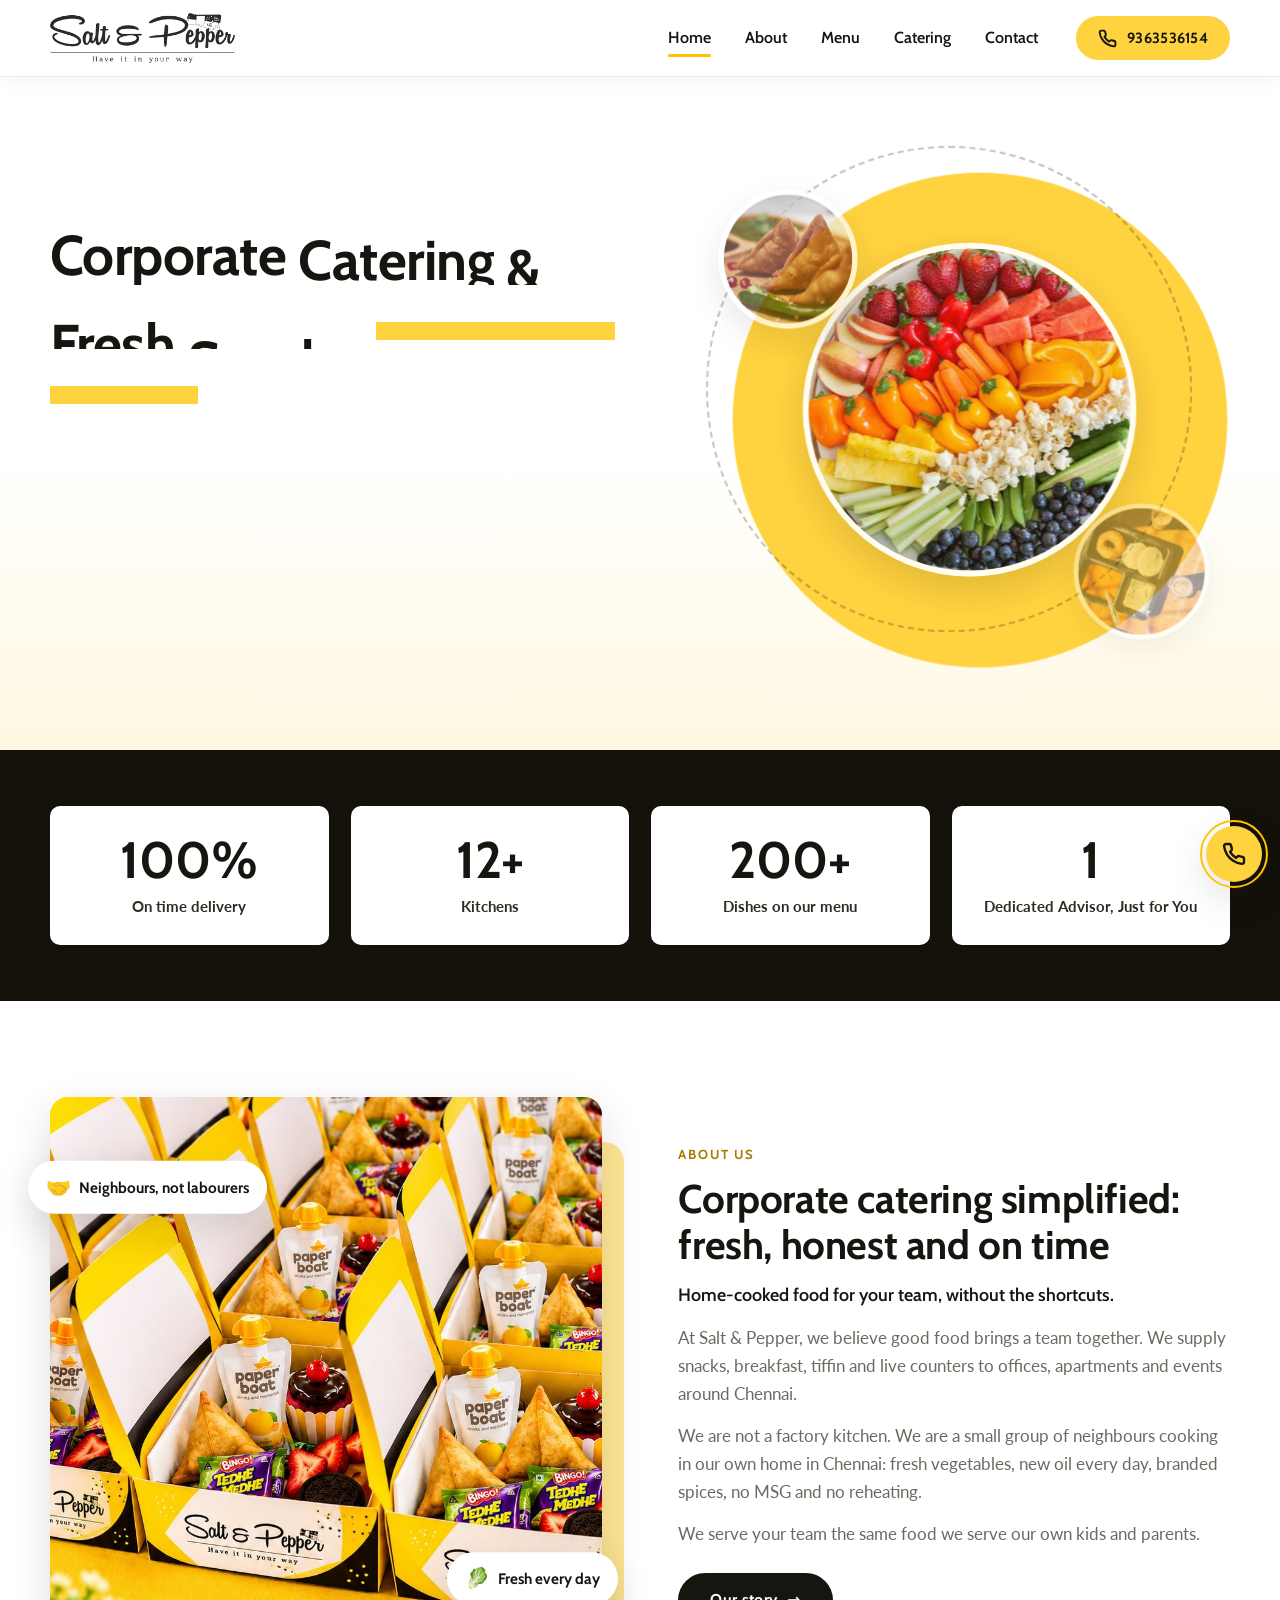
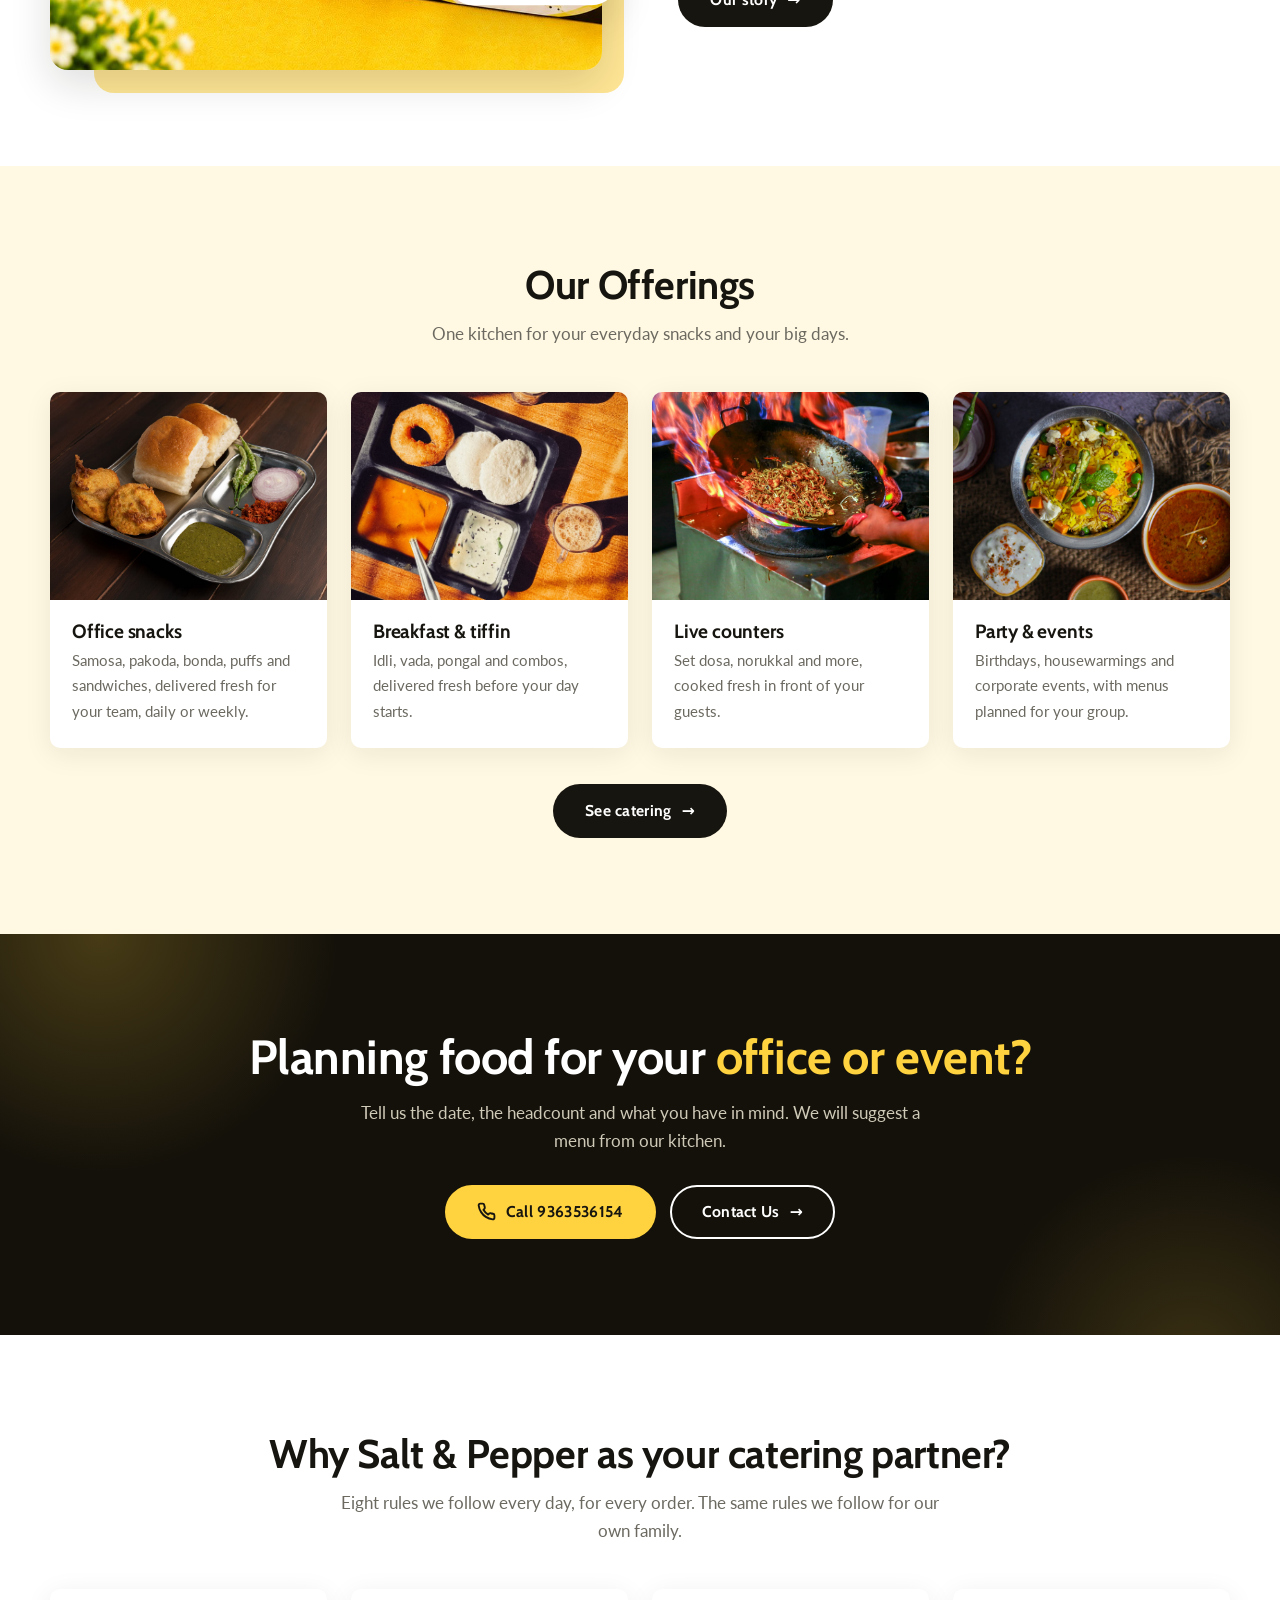
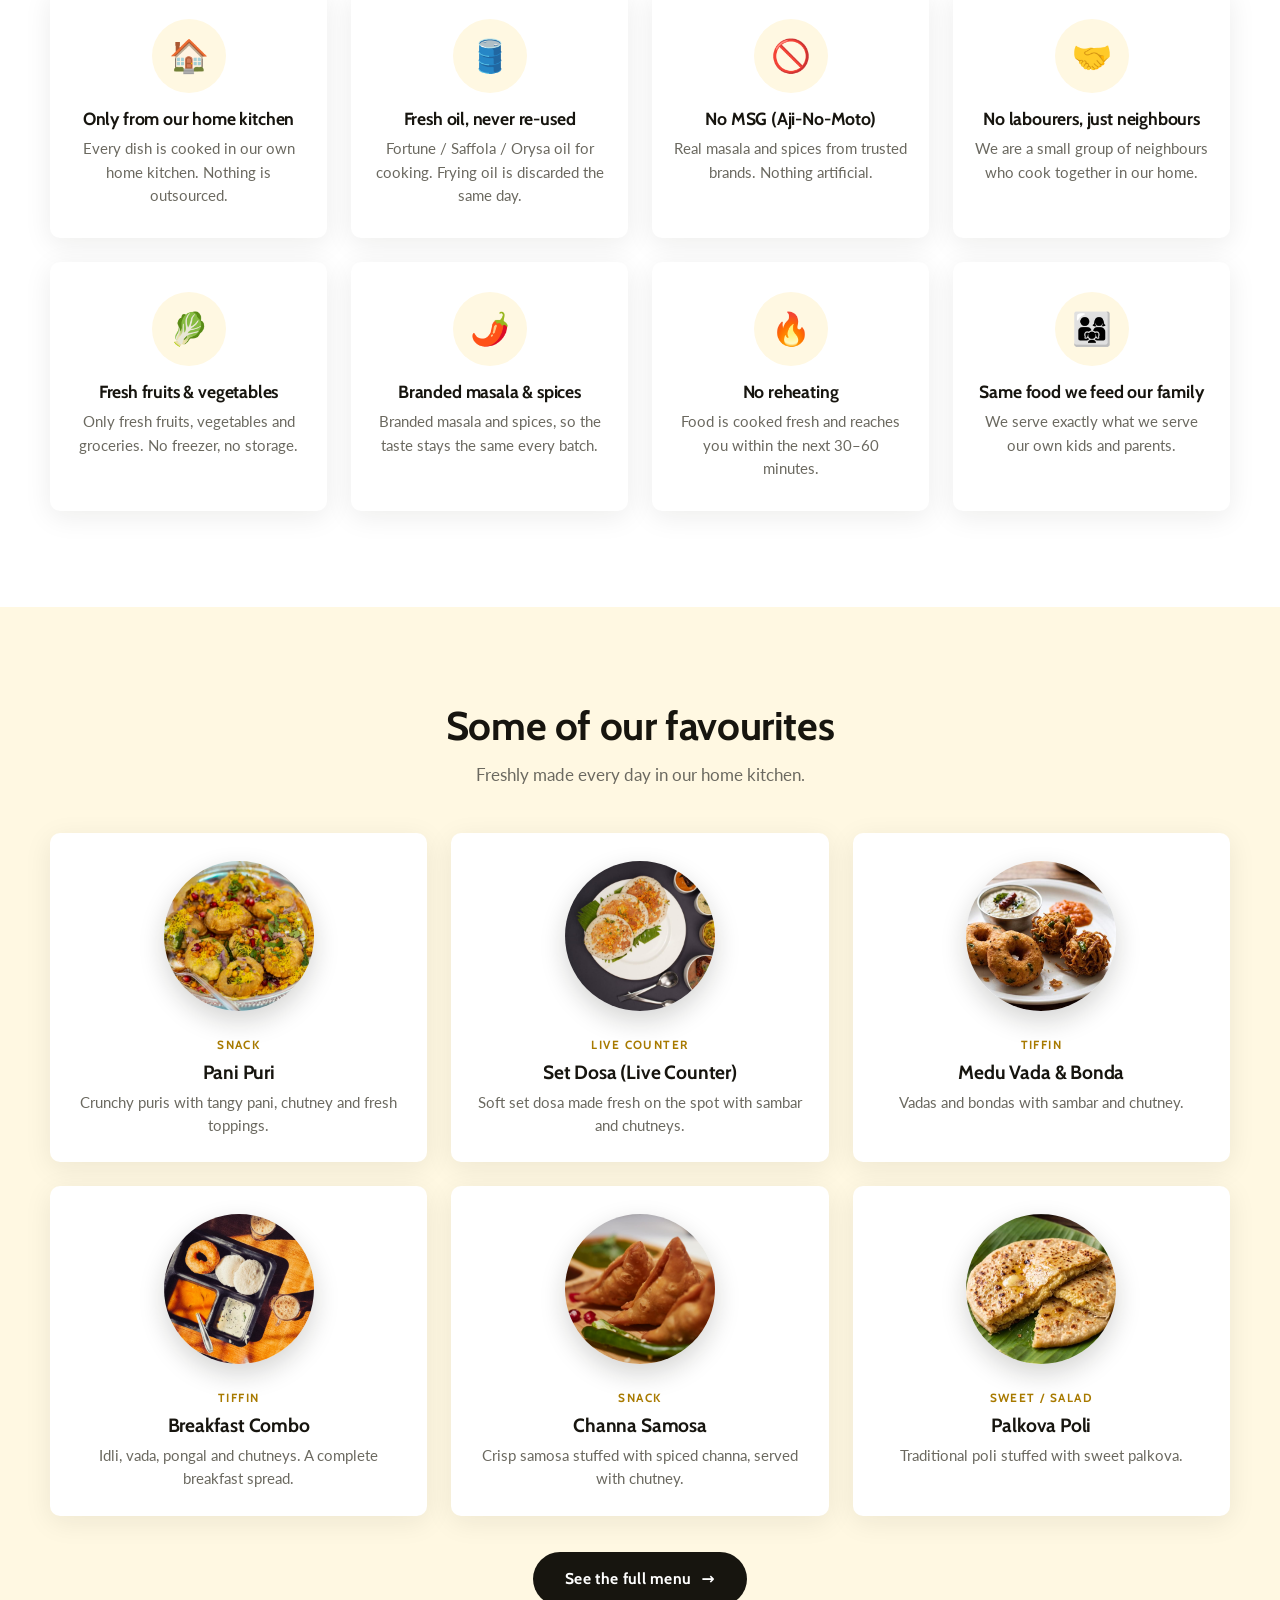
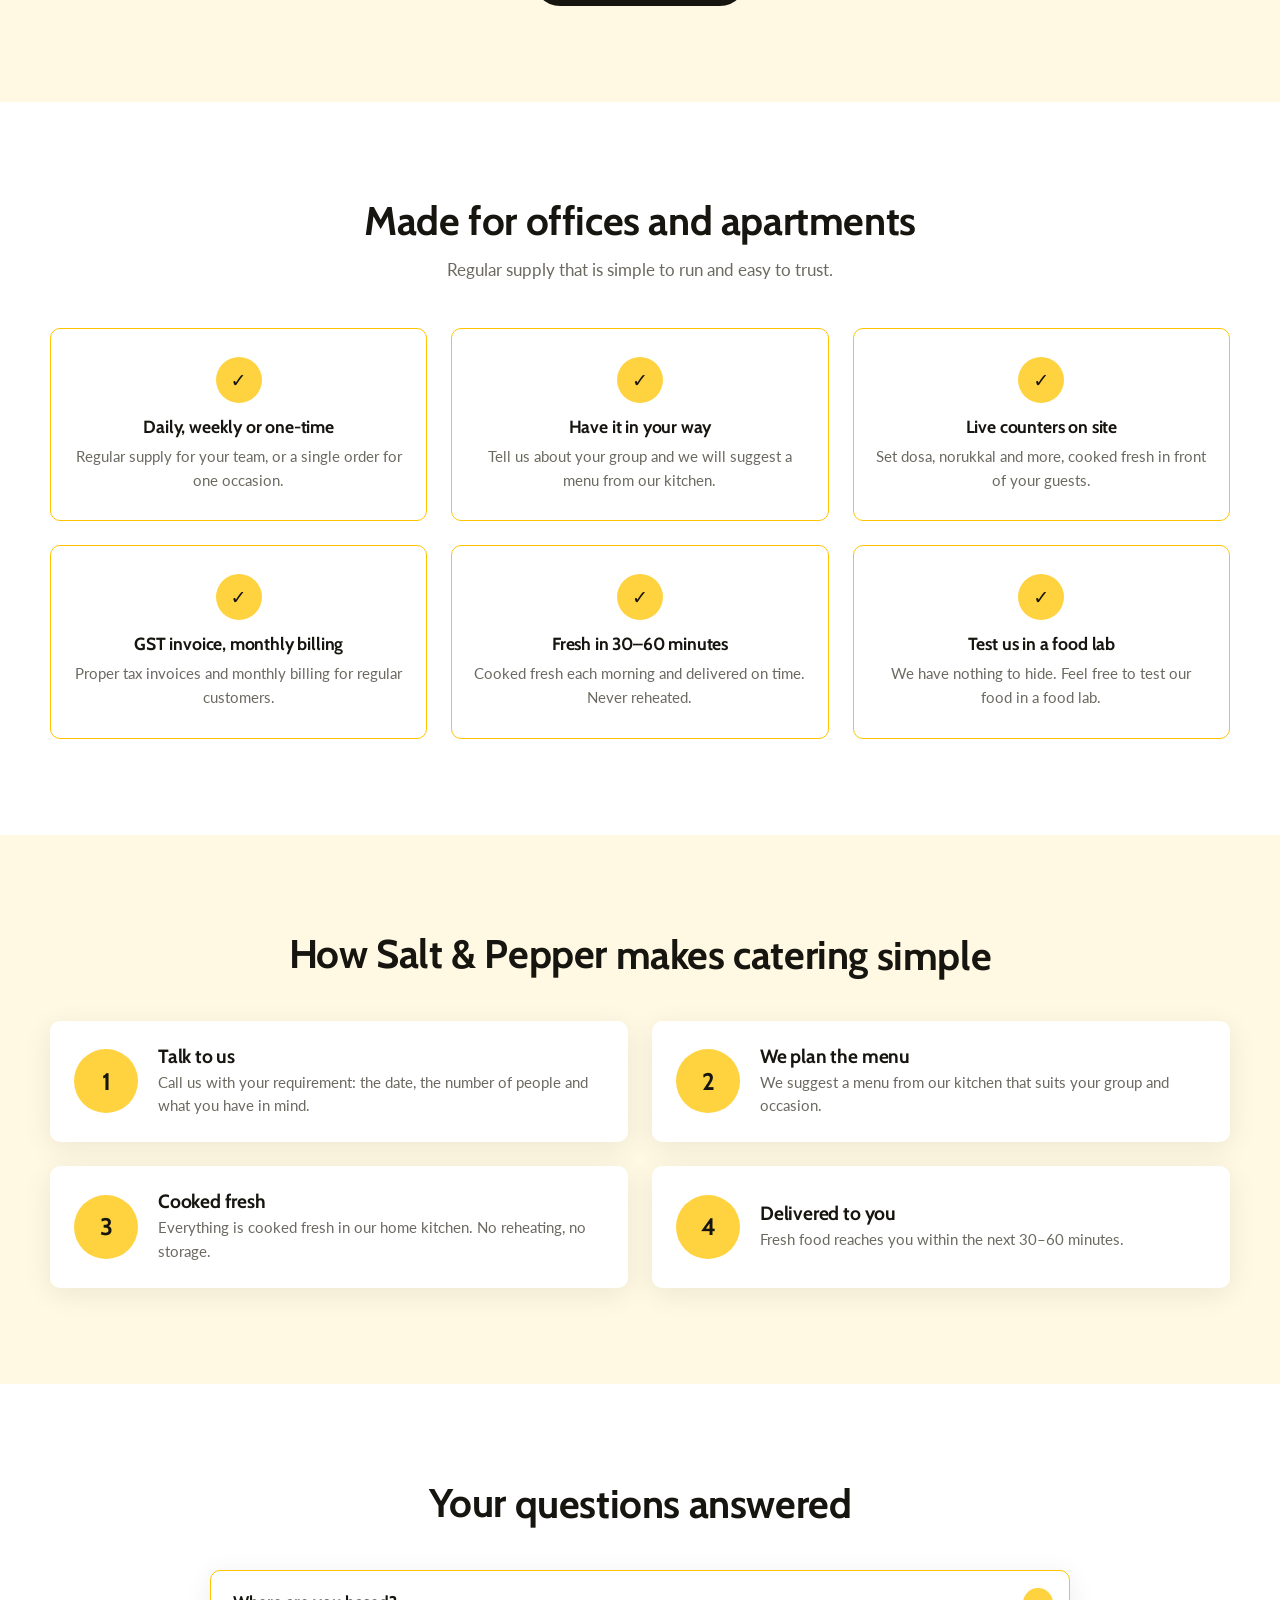
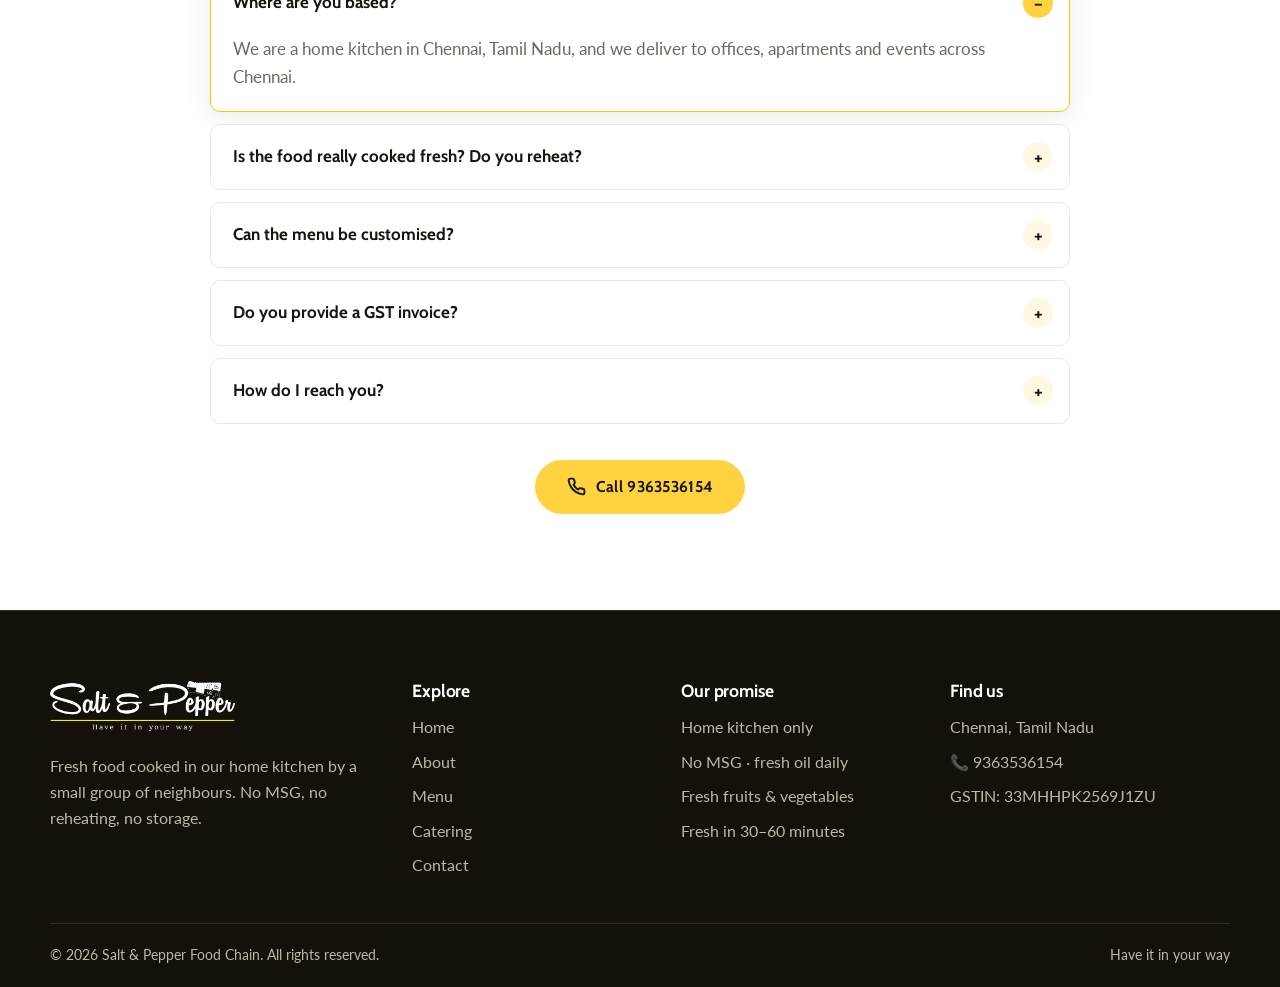
<file: index.html>
<!doctype html>
<html lang="en">
<head>
<meta charset="utf-8">
<meta name="viewport" content="width=device-width,initial-scale=1">
<title>Salt &amp; Pepper Food Chain | Corporate catering &amp; fresh home-kitchen snacks in Chennai</title>
<meta name="description" content="Corporate catering, office snacks, tiffin and live counters from a home kitchen in Chennai. No MSG, no reheating, fresh in 30–60 minutes.">
<meta name="theme-color" content="#ffffff">
<meta property="og:type" content="website">
<meta property="og:title" content="Salt &amp; Pepper Food Chain | Corporate catering &amp; fresh home-kitchen snacks in Chennai">
<meta property="og:description" content="Corporate catering, office snacks, tiffin and live counters from a home kitchen in Chennai. No MSG, no reheating, fresh in 30–60 minutes.">
<meta property="og:image" content="assets/img/p03.jpg">
<link rel="icon" href="assets/img/logo.png">
<link rel="preconnect" href="https://fonts.googleapis.com">
<link rel="preconnect" href="https://fonts.gstatic.com" crossorigin>
<link href="https://fonts.googleapis.com/css2?family=Cabin:wght@500;600;700&family=Lato:wght@400;700;900&display=swap" rel="stylesheet">
<link rel="stylesheet" href="assets/css/style.css">
<script>document.documentElement.classList.add('js');window.__spFail=setTimeout(function(){document.documentElement.classList.remove('js')},6000);</script>
<script type="application/ld+json">{"@context":"https://schema.org","@type":"FoodEstablishment","name":"Salt & Pepper Food Chain","slogan":"Have it in your way","telephone":"+919363536154","image":"assets/img/logo.png","servesCuisine":["South Indian","Indian snacks"],"address":{"@type":"PostalAddress","addressLocality":"Chennai","addressRegion":"Tamil Nadu","addressCountry":"IN"},"areaServed":"Chennai"}</script>
</head>
<body>
<a class="skip" href="#main">Skip to content</a>
<div class="curtain" aria-hidden="true"><img src="assets/img/logo.png" alt="" width="220" height="74"><div class="bar-l"><i></i></div></div>
<div class="progress" aria-hidden="true"></div>
<header class="site"><div class="bar">
  <a class="logo" href="index.html" aria-label="Salt &amp; Pepper Food Chain, home"><img src="assets/img/logo.png" alt="Salt &amp; Pepper – Have it in your way" width="145" height="48"></a>
  <nav class="main" aria-label="Main"><a class="lnk" href="index.html" aria-current="page">Home</a><a class="lnk" href="about.html">About</a><a class="lnk" href="menu.html">Menu</a><a class="lnk" href="catering.html">Catering</a><a class="lnk" href="contact.html">Contact</a></nav>
  <a class="btn btn-y btn-sm" href="tel:+919363536154"><svg viewBox="0 0 24 24" fill="none" stroke="currentColor" stroke-width="2.4" stroke-linecap="round" stroke-linejoin="round" aria-hidden="true"><path d="M22 16.9v3a2 2 0 0 1-2.2 2 19.8 19.8 0 0 1-8.6-3.1 19.5 19.5 0 0 1-6-6A19.8 19.8 0 0 1 2.1 4.2 2 2 0 0 1 4.1 2h3a2 2 0 0 1 2 1.7c.1 1 .4 1.9.7 2.8a2 2 0 0 1-.5 2.1L8.1 9.9a16 16 0 0 0 6 6l1.3-1.3a2 2 0 0 1 2.1-.4c.9.3 1.8.6 2.8.7a2 2 0 0 1 1.7 2z"/></svg>9363536154</a>
  <button class="burger" type="button" aria-expanded="false" aria-controls="mmenu" aria-label="Open menu"><i></i><i></i><i></i></button>
</div></header>
<div class="mmenu" id="mmenu"><a class="big" href="index.html" aria-current="page">Home</a><a class="big" href="about.html">About</a><a class="big" href="menu.html">Menu</a><a class="big" href="catering.html">Catering</a><a class="big" href="contact.html">Contact</a><div class="mfoot"><span>📍 Chennai, Tamil Nadu</span><a href="tel:+919363536154">📞 9363536154</a></div></div>
<main id="main">

<section class="hero">
  <div class="wrap">
    <div>
      <span class="pill hero-in">📍 Home kitchen · Chennai</span>
      <h1>Corporate Catering &amp; Fresh Snacks, <em>Cooked at Home</em></h1>
      <p class="lead hero-in">Daily snacks, breakfast, tiffin and event catering for offices and apartments in Chennai. Cooked fresh by a small group of neighbours and delivered within 30–60 minutes.</p>
      <div class="cta hero-in"><a class="btn btn-y" href="contact.html">Contact Us <span class="arr">→</span></a><a class="btn btn-white" href="tel:+919363536154"><svg viewBox="0 0 24 24" fill="none" stroke="currentColor" stroke-width="2.4" stroke-linecap="round" stroke-linejoin="round" aria-hidden="true"><path d="M22 16.9v3a2 2 0 0 1-2.2 2 19.8 19.8 0 0 1-8.6-3.1 19.5 19.5 0 0 1-6-6A19.8 19.8 0 0 1 2.1 4.2 2 2 0 0 1 4.1 2h3a2 2 0 0 1 2 1.7c.1 1 .4 1.9.7 2.8a2 2 0 0 1-.5 2.1L8.1 9.9a16 16 0 0 0 6 6l1.3-1.3a2 2 0 0 1 2.1-.4c.9.3 1.8.6 2.8.7a2 2 0 0 1 1.7 2z"/></svg>Call 9363536154</a></div>
      <div class="trust hero-in"><span class="pill">🚫 No MSG</span><span class="pill">🔥 No reheating</span><span class="pill">🧾 GST invoice</span></div>
    </div>
    <div class="art" role="img" aria-label="Fresh fruit platter, samosas and breakfast combo from our kitchen">
      <div class="blob"></div><div class="ring"></div>
      <img class="a1" src="assets/img/hero_platter.jpg" alt="" fetchpriority="high">
      <img class="a2" src="assets/img/r_samosa.jpg" alt="">
      <img class="a3" src="assets/img/r_combo.jpg" alt="">
      <span class="chip c1">✓ Fresh in 30–60 mins</span>
      <span class="chip c2">🏠 Home kitchen</span>
    </div>
  </div>
</section>

<section class="stats" aria-label="Salt &amp; Pepper in numbers"><div class="wrap sgrid">
  <div class="stat rv"><b data-count="100" data-suffix="%">100%</b><span>On time delivery</span></div>
  <div class="stat rv d1"><b data-count="12" data-suffix="+">12+</b><span>Kitchens</span></div>
  <div class="stat rv d2"><b data-count="200" data-suffix="+">200+</b><span>Dishes on our menu</span></div>
  <div class="stat rv d3"><b data-count="1">1</b><span>Dedicated Advisor, Just for You</span></div>
</div></section>

<section id="about-section">
  <div class="wrap split">
    <div class="imgbox rv"><div class="main"><img src="assets/img/snack_boxes.jpg" alt="Salt &amp; Pepper snack boxes ready for an office order" loading="lazy"></div><div class="float f1"><span class="e">🤝</span>Neighbours, not labourers</div><div class="float f2"><span class="e">🥬</span>Fresh every day</div></div>
    <div class="rv d2">
      <span class="eyebrow">About us</span>
      <h2 class="splt">Corporate catering simplified: fresh, honest and on time</h2>
      <p class="sub">Home-cooked food for your team, without the shortcuts.</p>
      <p class="lead">At Salt &amp; Pepper, we believe good food brings a team together. We supply snacks, breakfast, tiffin and live counters to offices, apartments and events around Chennai.</p>
      <p class="lead">We are not a factory kitchen. We are a small group of neighbours cooking in our own home in Chennai: fresh vegetables, new oil every day, branded spices, no MSG and no reheating.</p>
      <p class="lead">We serve your team the same food we serve our own kids and parents.</p>
      <p style="margin-top:26px"><a class="btn btn-dark" href="about.html">Our story <span class="arr">→</span></a></p>
    </div>
  </div>
</section>

<section class="tint">
  <div class="wrap">
    <div class="sec-head center"><h2 class="splt">Our Offerings</h2><p class="lead rv" style="margin-top:12px">One kitchen for your everyday snacks and your big days.</p></div>
    <div class="svc">
      <article class="tilt rv"><img src="assets/img/p05.jpg" alt="Snacks served on a steel tray" loading="lazy"><div class="t"><h3>Office snacks</h3><p>Samosa, pakoda, bonda, puffs and sandwiches, delivered fresh for your team, daily or weekly.</p></div></article>
      <article class="tilt rv d1"><img src="assets/img/p14.jpg" alt="Idli, vada and chutneys with filter coffee" loading="lazy"><div class="t"><h3>Breakfast &amp; tiffin</h3><p>Idli, vada, pongal and combos, delivered fresh before your day starts.</p></div></article>
      <article class="tilt rv d2"><img src="assets/img/p15.jpg" alt="Live wok cooking" loading="lazy"><div class="t"><h3>Live counters</h3><p>Set dosa, norukkal and more, cooked fresh in front of your guests.</p></div></article>
      <article class="tilt rv d3"><img src="assets/img/p13.jpg" alt="Veg pulao with raita" loading="lazy"><div class="t"><h3>Party &amp; events</h3><p>Birthdays, housewarmings and corporate events, with menus planned for your group.</p></div></article>
    </div>
    <p class="center" style="margin-top:36px"><a class="btn btn-dark" href="catering.html">See catering <span class="arr">→</span></a></p>
  </div>
</section>

<section class="cta-band"><div class="wrap"><h2>Planning food for your <em>office or event?</em></h2><p>Tell us the date, the headcount and what you have in mind. We will suggest a menu from our kitchen.</p><div class="cta"><a class="btn btn-white" href="tel:+919363536154"><svg viewBox="0 0 24 24" fill="none" stroke="currentColor" stroke-width="2.4" stroke-linecap="round" stroke-linejoin="round" aria-hidden="true"><path d="M22 16.9v3a2 2 0 0 1-2.2 2 19.8 19.8 0 0 1-8.6-3.1 19.5 19.5 0 0 1-6-6A19.8 19.8 0 0 1 2.1 4.2 2 2 0 0 1 4.1 2h3a2 2 0 0 1 2 1.7c.1 1 .4 1.9.7 2.8a2 2 0 0 1-.5 2.1L8.1 9.9a16 16 0 0 0 6 6l1.3-1.3a2 2 0 0 1 2.1-.4c.9.3 1.8.6 2.8.7a2 2 0 0 1 1.7 2z"/></svg>Call 9363536154</a><a class="btn btn-dark" href="contact.html">Contact Us <span class="arr">→</span></a></div></div></section>

<section>
  <div class="wrap">
    <div class="sec-head center"><h2 class="splt">Why Salt &amp; Pepper as your catering partner?</h2><p class="lead rv" style="margin-top:12px">Eight rules we follow every day, for every order. The same rules we follow for our own family.</p></div>
    <div class="why">
      <article class="tilt rv"><div class="ic">🏠</div><h3>Only from our home kitchen</h3><p>Every dish is cooked in our own home kitchen. Nothing is outsourced.</p></article>
      <article class="tilt rv d1"><div class="ic">🛢️</div><h3>Fresh oil, never re-used</h3><p>Fortune / Saffola / Orysa oil for cooking. Frying oil is discarded the same day.</p></article>
      <article class="tilt rv d2"><div class="ic">🚫</div><h3>No MSG (Aji-No-Moto)</h3><p>Real masala and spices from trusted brands. Nothing artificial.</p></article>
      <article class="tilt rv d3"><div class="ic">🤝</div><h3>No labourers, just neighbours</h3><p>We are a small group of neighbours who cook together in our home.</p></article>
      <article class="tilt rv"><div class="ic">🥬</div><h3>Fresh fruits &amp; vegetables</h3><p>Only fresh fruits, vegetables and groceries. No freezer, no storage.</p></article>
      <article class="tilt rv d1"><div class="ic">🌶️</div><h3>Branded masala &amp; spices</h3><p>Branded masala and spices, so the taste stays the same every batch.</p></article>
      <article class="tilt rv d2"><div class="ic">🔥</div><h3>No reheating</h3><p>Food is cooked fresh and reaches you within the next 30–60 minutes.</p></article>
      <article class="tilt rv d3"><div class="ic">👨‍👩‍👧</div><h3>Same food we feed our family</h3><p>We serve exactly what we serve our own kids and parents.</p></article>
    </div>
  </div>
</section>

<section class="tint">
  <div class="wrap">
    <div class="sec-head center"><h2 class="splt">Some of our favourites</h2><p class="lead rv" style="margin-top:12px">Freshly made every day in our home kitchen.</p></div>
    <div class="dgrid" id="dishTrack"></div>
    <p class="center" style="margin-top:36px"><a class="btn btn-dark" href="menu.html">See the full menu <span class="arr">→</span></a></p>
  </div>
</section>

<section>
  <div class="wrap">
    <div class="sec-head center"><h2 class="splt">Made for offices and apartments</h2><p class="lead rv" style="margin-top:12px">Regular supply that is simple to run and easy to trust.</p></div>
    <div class="tk">
      <article class="rv"><div class="ck">✓</div><h3>Daily, weekly or one-time</h3><p>Regular supply for your team, or a single order for one occasion.</p></article>
      <article class="rv d1"><div class="ck">✓</div><h3>Have it in your way</h3><p>Tell us about your group and we will suggest a menu from our kitchen.</p></article>
      <article class="rv d2"><div class="ck">✓</div><h3>Live counters on site</h3><p>Set dosa, norukkal and more, cooked fresh in front of your guests.</p></article>
      <article class="rv"><div class="ck">✓</div><h3>GST invoice, monthly billing</h3><p>Proper tax invoices and monthly billing for regular customers.</p></article>
      <article class="rv d1"><div class="ck">✓</div><h3>Fresh in 30–60 minutes</h3><p>Cooked fresh each morning and delivered on time. Never reheated.</p></article>
      <article class="rv d2"><div class="ck">✓</div><h3>Test us in a food lab</h3><p>We have nothing to hide. Feel free to test our food in a food lab.</p></article>
    </div>
  </div>
</section>

<section class="tint">
  <div class="wrap">
    <div class="sec-head center"><h2 class="splt">How Salt &amp; Pepper makes catering simple</h2></div>
    <div class="steps">
      <article class="rv"><div class="nm">1</div><div><h3>Talk to us</h3><p>Call us with your requirement: the date, the number of people and what you have in mind.</p></div></article>
      <article class="rv d1"><div class="nm">2</div><div><h3>We plan the menu</h3><p>We suggest a menu from our kitchen that suits your group and occasion.</p></div></article>
      <article class="rv"><div class="nm">3</div><div><h3>Cooked fresh</h3><p>Everything is cooked fresh in our home kitchen. No reheating, no storage.</p></div></article>
      <article class="rv d1"><div class="nm">4</div><div><h3>Delivered to you</h3><p>Fresh food reaches you within the next 30–60 minutes.</p></div></article>
    </div>
  </div>
</section>

<section>
  <div class="wrap">
    <div class="sec-head center"><h2 class="splt">Your questions answered</h2></div>
    <div class="faq rv">
      <details open><summary>Where are you based?</summary><p>We are a home kitchen in Chennai, Tamil Nadu, and we deliver to offices, apartments and events across Chennai.</p></details>
      <details><summary>Is the food really cooked fresh? Do you reheat?</summary><p>No reheating, ever. Food is cooked fresh and reaches you within 30–60 minutes. We do not use MSG and never re-use frying oil.</p></details>
      <details><summary>Can the menu be customised?</summary><p>Yes. Tell us about your group and occasion and we will suggest a menu from our kitchen.</p></details>
      <details><summary>Do you provide a GST invoice?</summary><p>Yes. We provide proper tax invoices (GSTIN 33MHHPK2569J1ZU) and monthly billing for regular customers.</p></details>
      <details><summary>How do I reach you?</summary><p>Please call us on 9363536154. We will be happy to talk through your requirement.</p></details>
    </div>
    <p class="center" style="margin-top:36px"><a class="btn btn-y" href="tel:+919363536154"><svg viewBox="0 0 24 24" fill="none" stroke="currentColor" stroke-width="2.4" stroke-linecap="round" stroke-linejoin="round" aria-hidden="true"><path d="M22 16.9v3a2 2 0 0 1-2.2 2 19.8 19.8 0 0 1-8.6-3.1 19.5 19.5 0 0 1-6-6A19.8 19.8 0 0 1 2.1 4.2 2 2 0 0 1 4.1 2h3a2 2 0 0 1 2 1.7c.1 1 .4 1.9.7 2.8a2 2 0 0 1-.5 2.1L8.1 9.9a16 16 0 0 0 6 6l1.3-1.3a2 2 0 0 1 2.1-.4c.9.3 1.8.6 2.8.7a2 2 0 0 1 1.7 2z"/></svg>Call 9363536154</a></p>
  </div>
</section>
</main>
<footer class="site">
<div class="wrap">
  <div class="fcols">
    <div><div class="flogo"><img src="assets/img/logo-white.png" alt="Salt &amp; Pepper" width="160" height="54"></div>
      <p>Fresh food cooked in our home kitchen by a small group of neighbours. No MSG, no reheating, no storage.</p></div>
    <div><h4>Explore</h4><ul><li><a href="index.html">Home</a></li><li><a href="about.html">About</a></li><li><a href="menu.html">Menu</a></li><li><a href="catering.html">Catering</a></li><li><a href="contact.html">Contact</a></li></ul></div>
    <div><h4>Our promise</h4><ul><li>Home kitchen only</li><li>No MSG · fresh oil daily</li><li>Fresh fruits &amp; vegetables</li><li>Fresh in 30–60 minutes</li></ul></div>
    <div><h4>Find us</h4><ul><li>Chennai, Tamil Nadu</li><li>📞 <a href="tel:+919363536154">9363536154</a></li><li>GSTIN: 33MHHPK2569J1ZU</li></ul></div>
  </div>
  <div class="fmega" aria-hidden="true">Salt &amp; Pepper</div>
  <div class="fbot"><span>© <span id="yr">2026</span> Salt &amp; Pepper Food Chain. All rights reserved.</span><span>Have it in your way</span></div>
</div>
</footer>
<div class="fab">
  <button class="top-btn" type="button" aria-label="Back to top"><svg width="22" height="22" viewBox="0 0 24 24" fill="none" stroke="currentColor" stroke-width="3" stroke-linecap="round" stroke-linejoin="round"><path d="m6 15 6-6 6 6"/></svg></button>
  <a class="call" href="tel:+919363536154" aria-label="Call 9363536154"><svg viewBox="0 0 24 24" fill="none" stroke="currentColor" stroke-width="2.4" stroke-linecap="round" stroke-linejoin="round" aria-hidden="true"><path d="M22 16.9v3a2 2 0 0 1-2.2 2 19.8 19.8 0 0 1-8.6-3.1 19.5 19.5 0 0 1-6-6A19.8 19.8 0 0 1 2.1 4.2 2 2 0 0 1 4.1 2h3a2 2 0 0 1 2 1.7c.1 1 .4 1.9.7 2.8a2 2 0 0 1-.5 2.1L8.1 9.9a16 16 0 0 0 6 6l1.3-1.3a2 2 0 0 1 2.1-.4c.9.3 1.8.6 2.8.7a2 2 0 0 1 1.7 2z"/></svg></a>
</div>
<script src="assets/js/gsap.min.js"></script>
<script src="assets/js/ScrollTrigger.min.js"></script>
<script src="assets/js/main.js"></script>
</body>
</html>
</file>
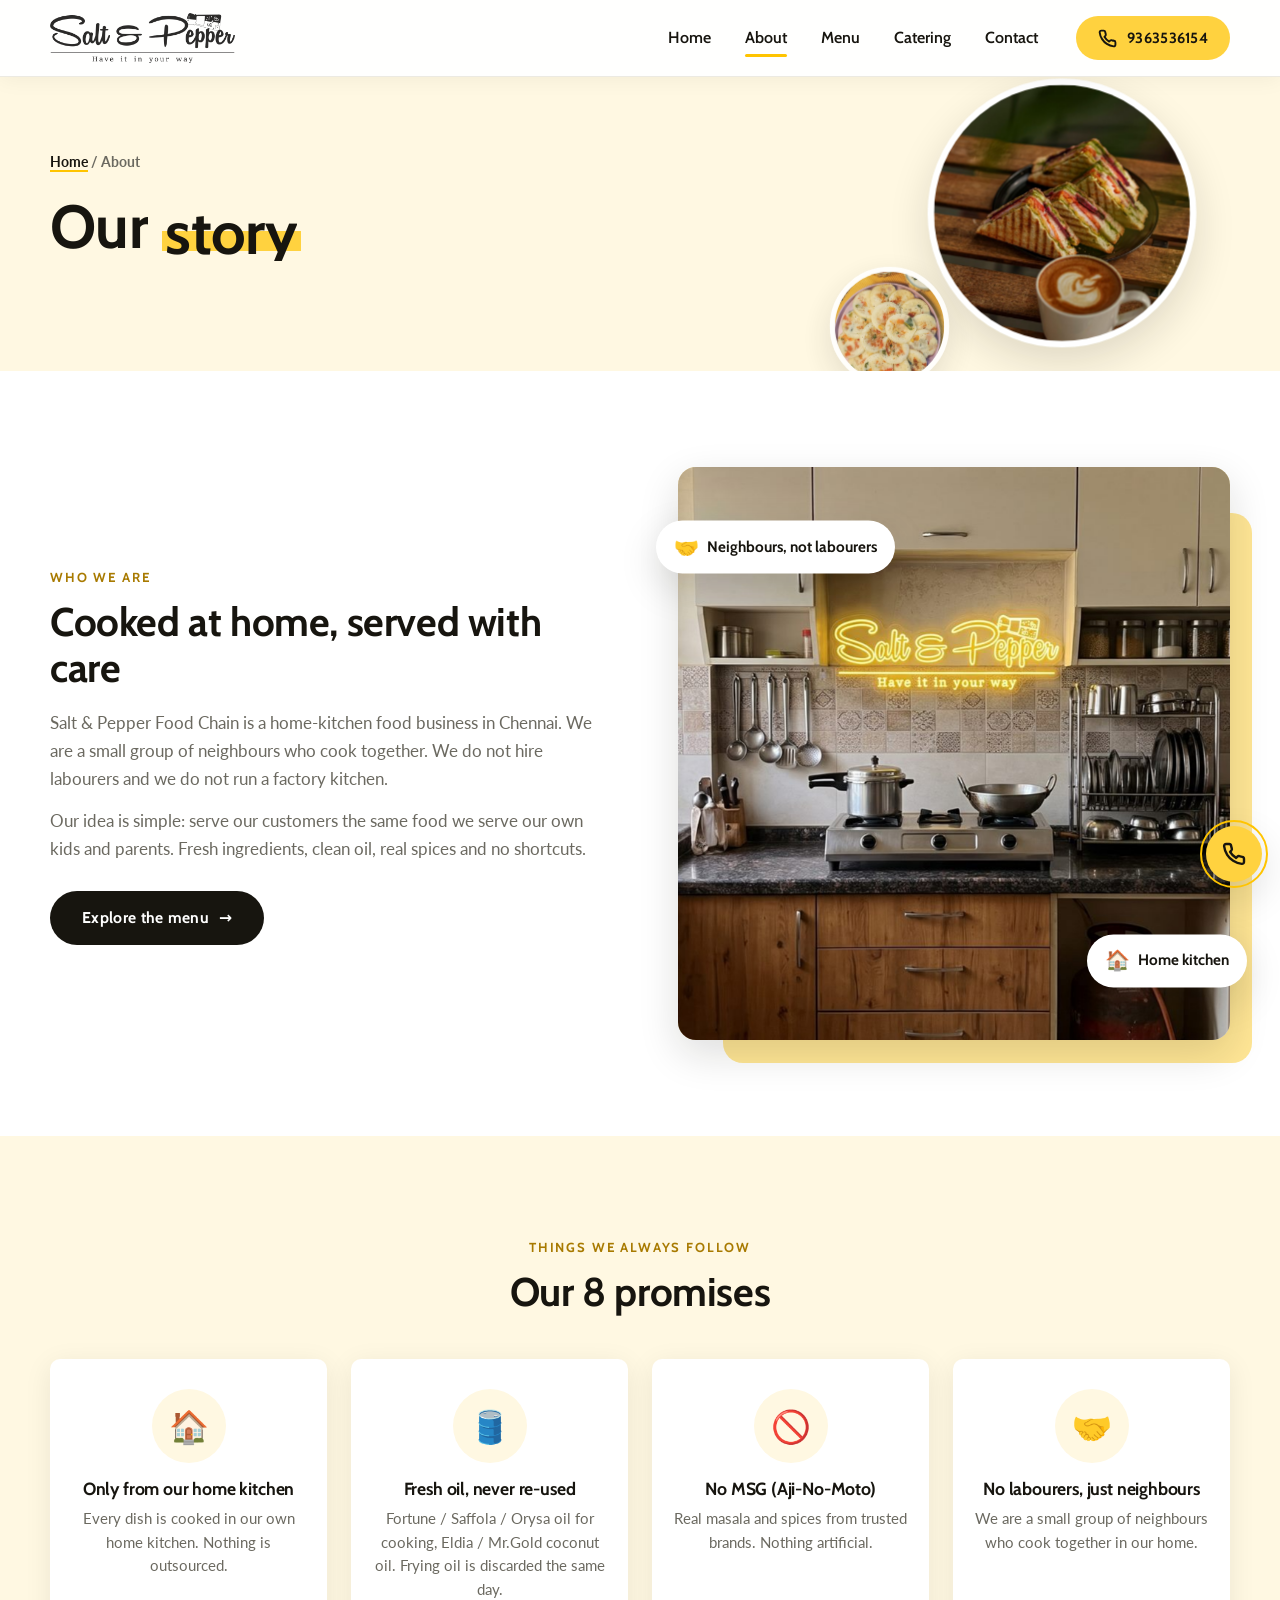
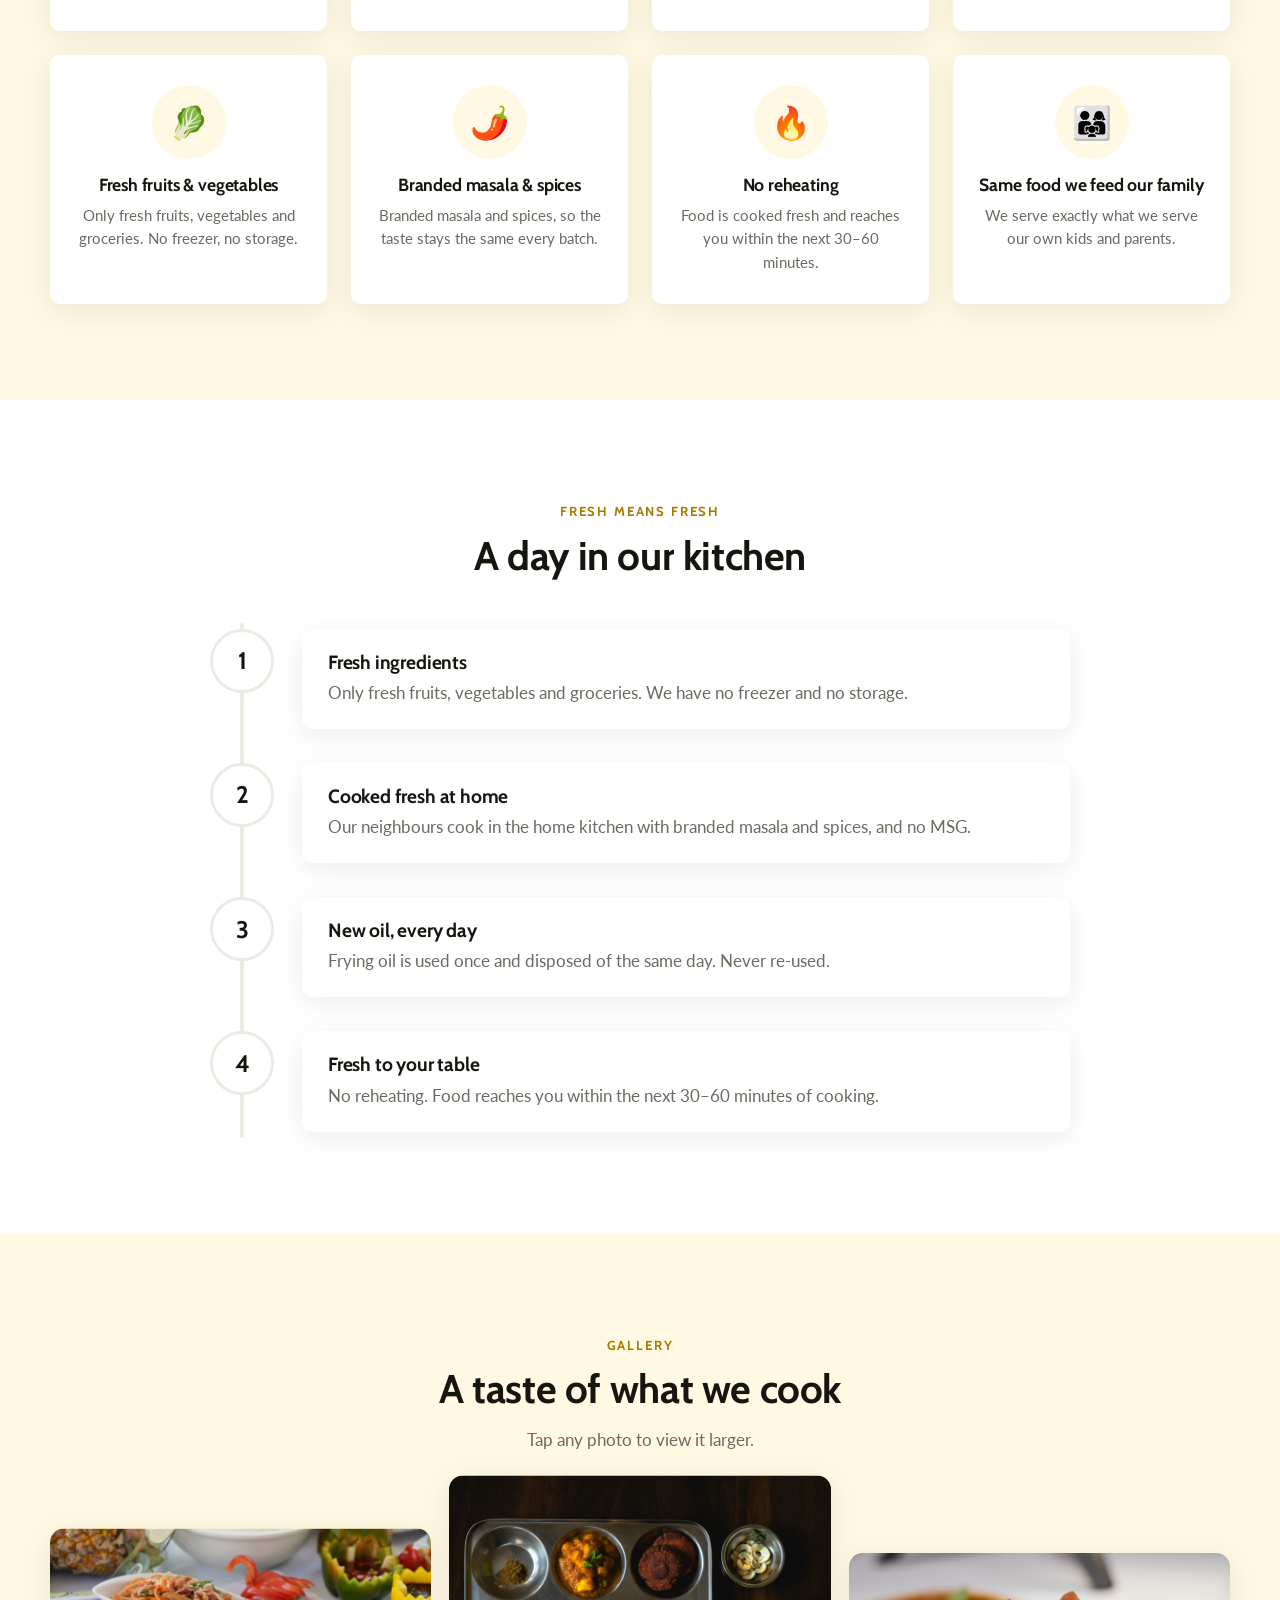
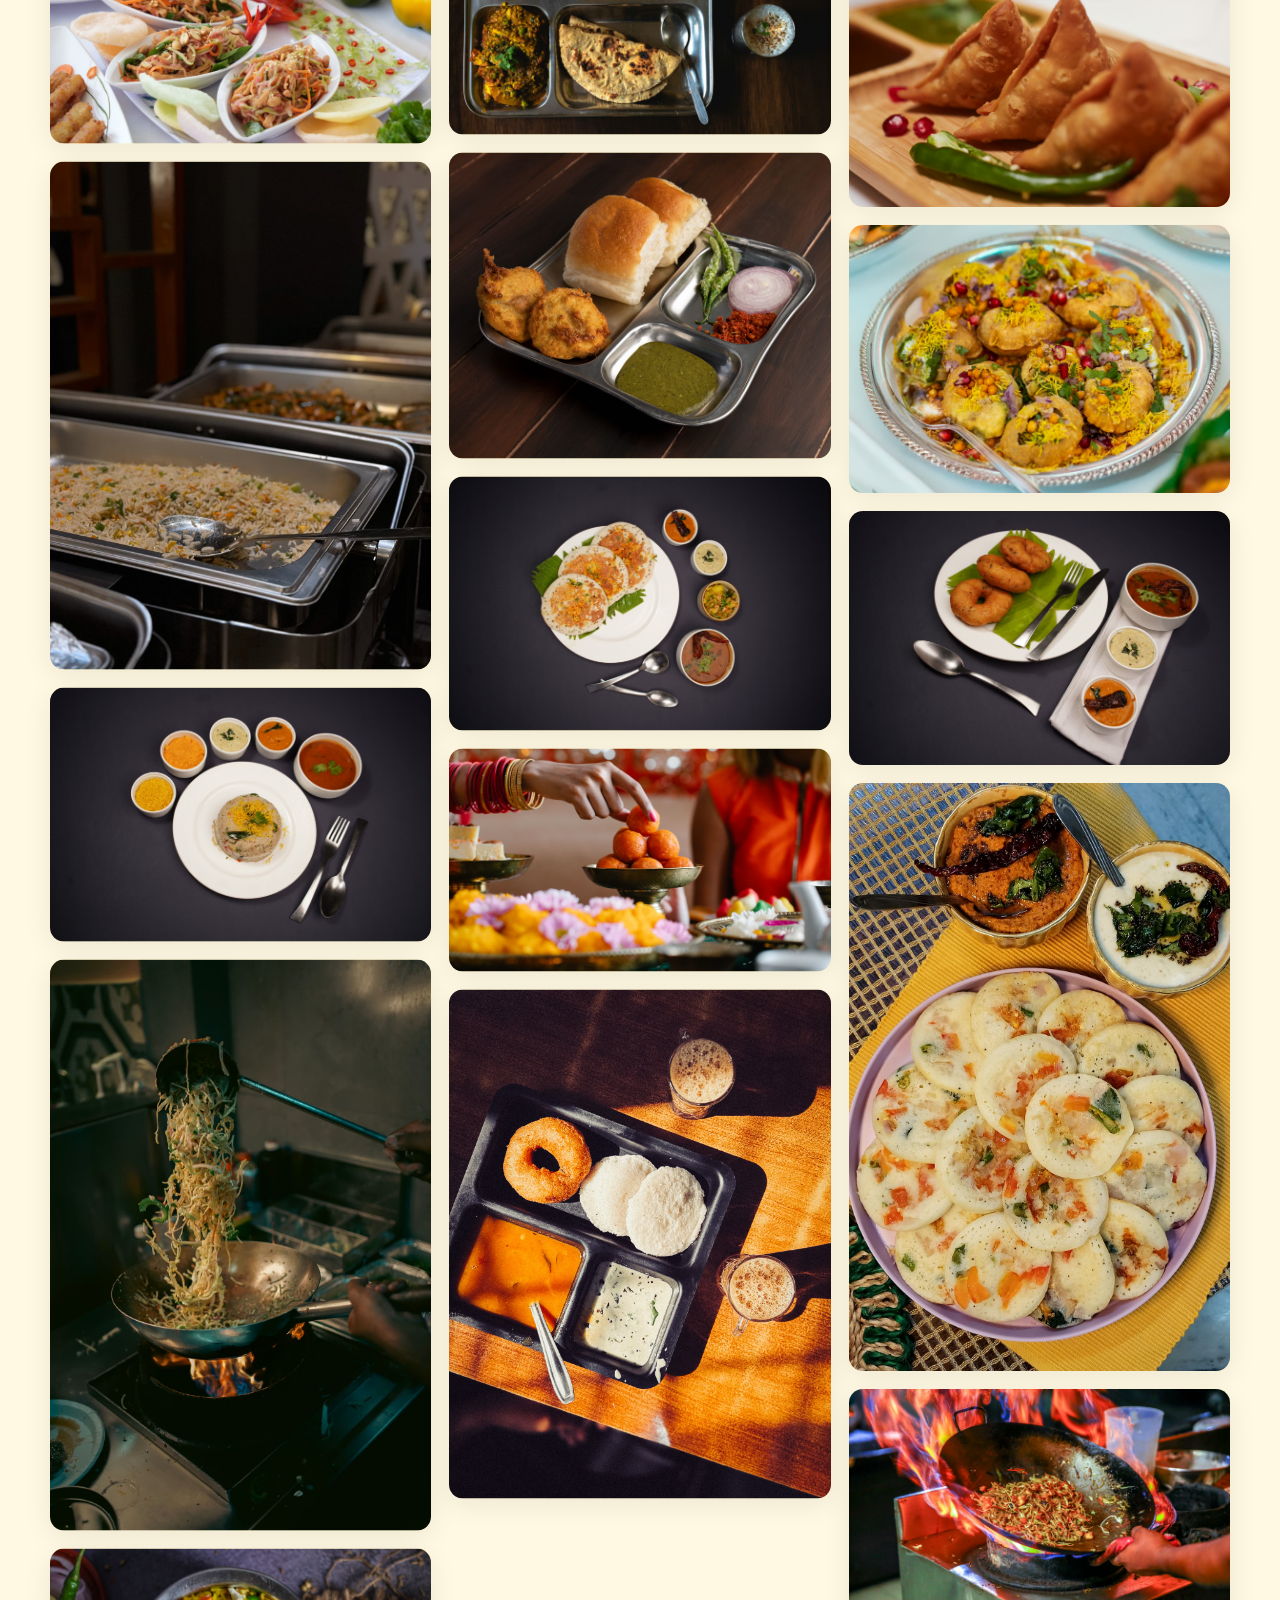
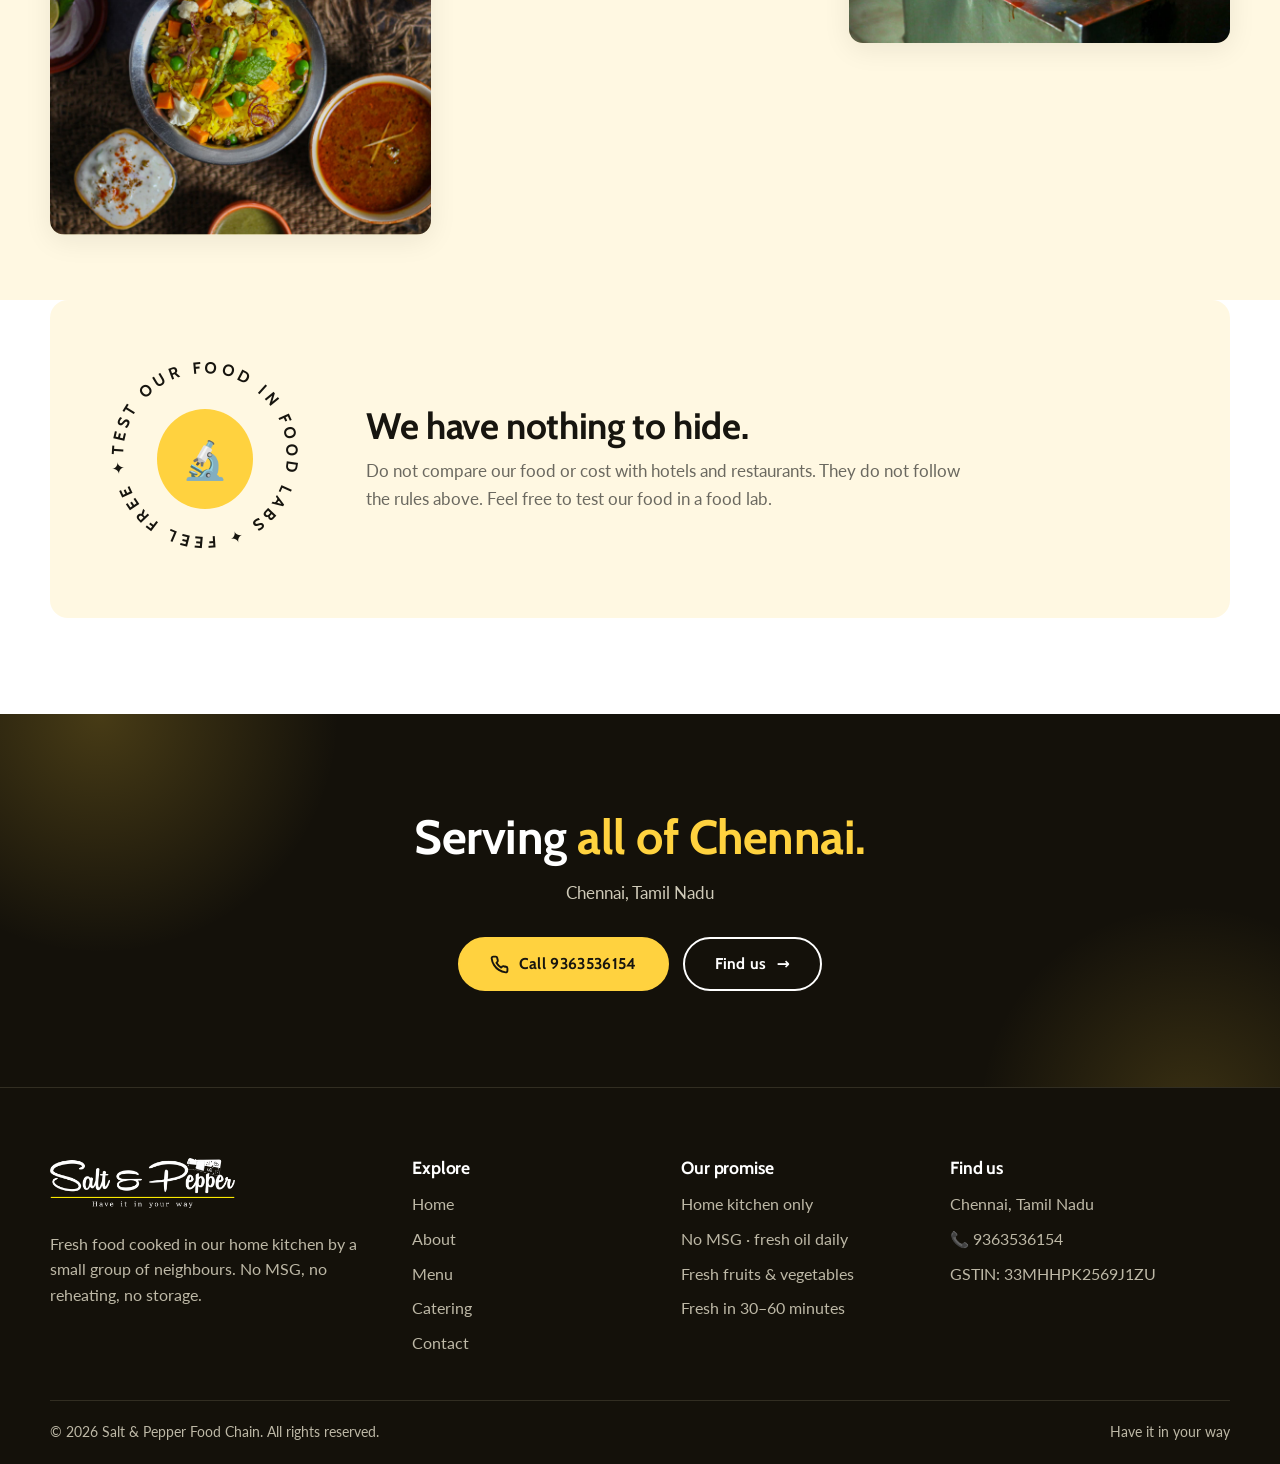
<file: about.html>
<!doctype html>
<html lang="en">
<head>
<meta charset="utf-8">
<meta name="viewport" content="width=device-width,initial-scale=1">
<title>About Us | Salt & Pepper Food Chain</title>
<meta name="description" content="Salt & Pepper Food Chain is a home-kitchen food business in Chennai, cooked by a small group of neighbours with no MSG and no reheating.">
<meta name="theme-color" content="#ffffff">
<meta property="og:type" content="website">
<meta property="og:title" content="About Us | Salt & Pepper Food Chain">
<meta property="og:description" content="Salt & Pepper Food Chain is a home-kitchen food business in Chennai, cooked by a small group of neighbours with no MSG and no reheating.">
<meta property="og:image" content="assets/img/p12.jpg">
<link rel="icon" href="assets/img/logo.png">
<link rel="preconnect" href="https://fonts.googleapis.com">
<link rel="preconnect" href="https://fonts.gstatic.com" crossorigin>
<link href="https://fonts.googleapis.com/css2?family=Cabin:wght@500;600;700&family=Lato:wght@400;700;900&display=swap" rel="stylesheet">
<link rel="stylesheet" href="assets/css/style.css">
<script>document.documentElement.classList.add('js');window.__spFail=setTimeout(function(){document.documentElement.classList.remove('js')},6000);</script>

</head>
<body>
<a class="skip" href="#main">Skip to content</a>
<div class="curtain" aria-hidden="true"><img src="assets/img/logo.png" alt="" width="220" height="74"><div class="bar-l"><i></i></div></div>
<div class="progress" aria-hidden="true"></div>
<header class="site"><div class="bar">
  <a class="logo" href="index.html" aria-label="Salt &amp; Pepper Food Chain, home"><img src="assets/img/logo.png" alt="Salt &amp; Pepper – Have it in your way" width="145" height="48"></a>
  <nav class="main" aria-label="Main"><a class="lnk" href="index.html">Home</a><a class="lnk" href="about.html" aria-current="page">About</a><a class="lnk" href="menu.html">Menu</a><a class="lnk" href="catering.html">Catering</a><a class="lnk" href="contact.html">Contact</a></nav>
  <a class="btn btn-y btn-sm" href="tel:+919363536154"><svg viewBox="0 0 24 24" fill="none" stroke="currentColor" stroke-width="2.4" stroke-linecap="round" stroke-linejoin="round" aria-hidden="true"><path d="M22 16.9v3a2 2 0 0 1-2.2 2 19.8 19.8 0 0 1-8.6-3.1 19.5 19.5 0 0 1-6-6A19.8 19.8 0 0 1 2.1 4.2 2 2 0 0 1 4.1 2h3a2 2 0 0 1 2 1.7c.1 1 .4 1.9.7 2.8a2 2 0 0 1-.5 2.1L8.1 9.9a16 16 0 0 0 6 6l1.3-1.3a2 2 0 0 1 2.1-.4c.9.3 1.8.6 2.8.7a2 2 0 0 1 1.7 2z"/></svg>9363536154</a>
  <button class="burger" type="button" aria-expanded="false" aria-controls="mmenu" aria-label="Open menu"><i></i><i></i><i></i></button>
</div></header>
<div class="mmenu" id="mmenu"><a class="big" href="index.html">Home</a><a class="big" href="about.html" aria-current="page">About</a><a class="big" href="menu.html">Menu</a><a class="big" href="catering.html">Catering</a><a class="big" href="contact.html">Contact</a><div class="mfoot"><span>📍 Chennai, Tamil Nadu</span><a href="tel:+919363536154">📞 9363536154</a></div></div>
<main id="main">

<section class="banner"><div class="bp a"><img src="assets/img/sandwich_coffee.jpg" alt="" ></div><div class="bp b"><img src="assets/img/r_idli.jpg" alt=""></div><div class="wrap"><div class="crumbs"><a href="index.html">Home</a> / About</div><h1>Our <span class="hl">story</span></h1><p class="lead hero-in">Food the way it is made at home: fresh, simple and honest.</p></div></section>
<section>
  <div class="wrap split">
    <div class="rv"><span class="eyebrow">Who we are</span><h2 class="splt">Cooked at home, served with care</h2>
      <p class="lead" style="margin-top:18px">Salt &amp; Pepper Food Chain is a home-kitchen food business in Chennai. We are a small group of neighbours who cook together. We do not hire labourers and we do not run a factory kitchen.</p>
      <p class="lead" style="margin-top:14px">Our idea is simple: serve our customers the same food we serve our own kids and parents. Fresh ingredients, clean oil, real spices and no shortcuts.</p>
      <p style="margin-top:28px"><a class="btn btn-dark" href="menu.html">Explore the menu <span class="arr">→</span></a></p>
    </div>
    <div class="imgbox rv d2"><div class="main"><img src="assets/img/kitchen.jpg" alt="Our home kitchen with the Salt &amp; Pepper sign" loading="lazy"></div><div class="float f1"><span class="e">🤝</span>Neighbours, not labourers</div><div class="float f2"><span class="e">🏠</span>Home kitchen</div></div>
  </div>
</section>
<section class="tint">
  <div class="wrap"><div class="sec-head center"><span class="eyebrow">Things we always follow</span><h2 class="splt">Our 8 promises</h2></div>
  <div class="pgrid"><div class="flip rv d0" tabindex="0" role="button" aria-label="Only from our home kitchen. Tap to read more"><div class="flip-in">
  <div class="face front"><span class="no">01</span><div class="ic">🏠</div><h3>Only from our home kitchen</h3><small>Hover or tap to read ↻</small></div>
  <div class="face back"><b>Only from our home kitchen</b><p>Every dish is cooked in our own home kitchen. Nothing is outsourced.</p></div></div></div><div class="flip rv d1" tabindex="0" role="button" aria-label="Fresh oil, never re-used. Tap to read more"><div class="flip-in">
  <div class="face front"><span class="no">02</span><div class="ic">🛢️</div><h3>Fresh oil, never re-used</h3><small>Hover or tap to read ↻</small></div>
  <div class="face back"><b>Fresh oil, never re-used</b><p>Fortune / Saffola / Orysa oil for cooking, Eldia / Mr.Gold coconut oil. Frying oil is discarded the same day.</p></div></div></div><div class="flip rv d2" tabindex="0" role="button" aria-label="No MSG (Aji-No-Moto). Tap to read more"><div class="flip-in">
  <div class="face front"><span class="no">03</span><div class="ic">🚫</div><h3>No MSG (Aji-No-Moto)</h3><small>Hover or tap to read ↻</small></div>
  <div class="face back"><b>No MSG (Aji-No-Moto)</b><p>Real masala and spices from trusted brands. Nothing artificial.</p></div></div></div><div class="flip rv d3" tabindex="0" role="button" aria-label="No labourers, just neighbours. Tap to read more"><div class="flip-in">
  <div class="face front"><span class="no">04</span><div class="ic">🤝</div><h3>No labourers, just neighbours</h3><small>Hover or tap to read ↻</small></div>
  <div class="face back"><b>No labourers, just neighbours</b><p>We are a small group of neighbours who cook together in our home.</p></div></div></div><div class="flip rv d0" tabindex="0" role="button" aria-label="Fresh fruits & vegetables. Tap to read more"><div class="flip-in">
  <div class="face front"><span class="no">05</span><div class="ic">🥬</div><h3>Fresh fruits & vegetables</h3><small>Hover or tap to read ↻</small></div>
  <div class="face back"><b>Fresh fruits & vegetables</b><p>Only fresh fruits, vegetables and groceries. No freezer, no storage.</p></div></div></div><div class="flip rv d1" tabindex="0" role="button" aria-label="Branded masala & spices. Tap to read more"><div class="flip-in">
  <div class="face front"><span class="no">06</span><div class="ic">🌶️</div><h3>Branded masala & spices</h3><small>Hover or tap to read ↻</small></div>
  <div class="face back"><b>Branded masala & spices</b><p>Branded masala and spices, so the taste stays the same every batch.</p></div></div></div><div class="flip rv d2" tabindex="0" role="button" aria-label="No reheating. Tap to read more"><div class="flip-in">
  <div class="face front"><span class="no">07</span><div class="ic">🔥</div><h3>No reheating</h3><small>Hover or tap to read ↻</small></div>
  <div class="face back"><b>No reheating</b><p>Food is cooked fresh and reaches you within the next 30–60 minutes.</p></div></div></div><div class="flip rv d3" tabindex="0" role="button" aria-label="Same food we feed our family. Tap to read more"><div class="flip-in">
  <div class="face front"><span class="no">08</span><div class="ic">👨‍👩‍👧</div><h3>Same food we feed our family</h3><small>Hover or tap to read ↻</small></div>
  <div class="face back"><b>Same food we feed our family</b><p>We serve exactly what we serve our own kids and parents.</p></div></div></div></div></div>
</section>
<section>
  <div class="wrap">
    <div class="sec-head center"><span class="eyebrow">Fresh means fresh</span><h2 class="splt">A day in our kitchen</h2></div>
    <div class="tl"><div class="fill"></div>
      <div class="tstep"><div class="nm">1</div><div class="box rv"><h3>Fresh ingredients</h3><p>Only fresh fruits, vegetables and groceries. We have no freezer and no storage.</p></div></div>
      <div class="tstep"><div class="nm">2</div><div class="box rv"><h3>Cooked fresh at home</h3><p>Our neighbours cook in the home kitchen with branded masala and spices, and no MSG.</p></div></div>
      <div class="tstep"><div class="nm">3</div><div class="box rv"><h3>New oil, every day</h3><p>Frying oil is used once and disposed of the same day. Never re-used.</p></div></div>
      <div class="tstep"><div class="nm">4</div><div class="box rv"><h3>Fresh to your table</h3><p>No reheating. Food reaches you within the next 30–60 minutes of cooking.</p></div></div>
    </div>
  </div>
</section>
<section style="background:var(--cream)">
  <div class="wrap"><div class="sec-head center"><span class="eyebrow">Gallery</span><h2 class="splt">A taste of what we cook</h2><p class="lead rv" style="margin-top:14px">Tap any photo to view it larger.</p></div>
  <div class="gal"><div class="gcol"><button type="button" class="rv" aria-label="Open photo: Fresh salad platter"><img src="assets/img/p01.jpg" alt="Fresh salad platter" loading="lazy"></button><button type="button" class="rv" aria-label="Open photo: Catering trays"><img src="assets/img/p04.jpg" alt="Catering trays" loading="lazy"></button><button type="button" class="rv" aria-label="Open photo: Upma with chutneys"><img src="assets/img/p07.jpg" alt="Upma with chutneys" loading="lazy"></button><button type="button" class="rv" aria-label="Open photo: Live wok cooking"><img src="assets/img/p10.jpg" alt="Live wok cooking" loading="lazy"></button><button type="button" class="rv" aria-label="Open photo: Veg pulao and raita"><img src="assets/img/p13.jpg" alt="Veg pulao and raita" loading="lazy"></button></div><div class="gcol"><button type="button" class="rv" aria-label="Open photo: Traditional thali"><img src="assets/img/p02.jpg" alt="Traditional thali" loading="lazy"></button><button type="button" class="rv" aria-label="Open photo: Bajji and bun tray"><img src="assets/img/p05.jpg" alt="Bajji and bun tray" loading="lazy"></button><button type="button" class="rv" aria-label="Open photo: Set dosa with sides"><img src="assets/img/p08.jpg" alt="Set dosa with sides" loading="lazy"></button><button type="button" class="rv" aria-label="Open photo: Sweet laddu"><img src="assets/img/p11.jpg" alt="Sweet laddu" loading="lazy"></button><button type="button" class="rv" aria-label="Open photo: Vada, idli and chutneys"><img src="assets/img/p14.jpg" alt="Vada, idli and chutneys" loading="lazy"></button></div><div class="gcol"><button type="button" class="rv" aria-label="Open photo: Golden samosas"><img src="assets/img/p03.jpg" alt="Golden samosas" loading="lazy"></button><button type="button" class="rv" aria-label="Open photo: Pani puri chaat"><img src="assets/img/p06.jpg" alt="Pani puri chaat" loading="lazy"></button><button type="button" class="rv" aria-label="Open photo: Medu vada"><img src="assets/img/p09.jpg" alt="Medu vada" loading="lazy"></button><button type="button" class="rv" aria-label="Open photo: Colourful idlis"><img src="assets/img/p12.jpg" alt="Colourful idlis" loading="lazy"></button><button type="button" class="rv" aria-label="Open photo: Live flame wok"><img src="assets/img/p15.jpg" alt="Live flame wok" loading="lazy"></button></div></div></div>
</section>
<section style="padding-top:0"><div class="wrap"><div class="lab rv"><div class="seal" aria-hidden="true"><svg viewBox="0 0 200 200"><defs><path id="cp" d="M100,100 m-78,0 a78,78 0 1,1 156,0 a78,78 0 1,1 -156,0"/></defs><text><textPath href="#cp" textLength="486" lengthAdjust="spacing">Test our food in food labs ✦ Feel free ✦ </textPath></text></svg><div class="core">🔬</div></div><div><h3 style="font-size:clamp(1.6rem,3vw,2.3rem);margin-bottom:10px">We have nothing to hide.</h3><p class="lead">Do not compare our food or cost with hotels and restaurants. They do not follow the rules above. Feel free to test our food in a food lab.</p></div></div></div></section>
<section class="cta-band"><div class="wrap"><h2>Serving <em>all of Chennai.</em></h2><p>Chennai, Tamil Nadu</p><div class="cta"><a class="btn btn-white" href="tel:+919363536154"><svg viewBox="0 0 24 24" fill="none" stroke="currentColor" stroke-width="2.4" stroke-linecap="round" stroke-linejoin="round" aria-hidden="true"><path d="M22 16.9v3a2 2 0 0 1-2.2 2 19.8 19.8 0 0 1-8.6-3.1 19.5 19.5 0 0 1-6-6A19.8 19.8 0 0 1 2.1 4.2 2 2 0 0 1 4.1 2h3a2 2 0 0 1 2 1.7c.1 1 .4 1.9.7 2.8a2 2 0 0 1-.5 2.1L8.1 9.9a16 16 0 0 0 6 6l1.3-1.3a2 2 0 0 1 2.1-.4c.9.3 1.8.6 2.8.7a2 2 0 0 1 1.7 2z"/></svg>Call 9363536154</a><a class="btn btn-dark" href="contact.html">Find us <span class="arr">→</span></a></div></div></section>
</main>
<footer class="site">
<div class="wrap">
  <div class="fcols">
    <div><div class="flogo"><img src="assets/img/logo-white.png" alt="Salt &amp; Pepper" width="160" height="54"></div>
      <p>Fresh food cooked in our home kitchen by a small group of neighbours. No MSG, no reheating, no storage.</p></div>
    <div><h4>Explore</h4><ul><li><a href="index.html">Home</a></li><li><a href="about.html">About</a></li><li><a href="menu.html">Menu</a></li><li><a href="catering.html">Catering</a></li><li><a href="contact.html">Contact</a></li></ul></div>
    <div><h4>Our promise</h4><ul><li>Home kitchen only</li><li>No MSG · fresh oil daily</li><li>Fresh fruits &amp; vegetables</li><li>Fresh in 30–60 minutes</li></ul></div>
    <div><h4>Find us</h4><ul><li>Chennai, Tamil Nadu</li><li>📞 <a href="tel:+919363536154">9363536154</a></li><li>GSTIN: 33MHHPK2569J1ZU</li></ul></div>
  </div>
  <div class="fmega" aria-hidden="true">Salt &amp; Pepper</div>
  <div class="fbot"><span>© <span id="yr">2026</span> Salt &amp; Pepper Food Chain. All rights reserved.</span><span>Have it in your way</span></div>
</div>
</footer>
<div class="fab">
  <button class="top-btn" type="button" aria-label="Back to top"><svg width="22" height="22" viewBox="0 0 24 24" fill="none" stroke="currentColor" stroke-width="3" stroke-linecap="round" stroke-linejoin="round"><path d="m6 15 6-6 6 6"/></svg></button>
  <a class="call" href="tel:+919363536154" aria-label="Call 9363536154"><svg viewBox="0 0 24 24" fill="none" stroke="currentColor" stroke-width="2.4" stroke-linecap="round" stroke-linejoin="round" aria-hidden="true"><path d="M22 16.9v3a2 2 0 0 1-2.2 2 19.8 19.8 0 0 1-8.6-3.1 19.5 19.5 0 0 1-6-6A19.8 19.8 0 0 1 2.1 4.2 2 2 0 0 1 4.1 2h3a2 2 0 0 1 2 1.7c.1 1 .4 1.9.7 2.8a2 2 0 0 1-.5 2.1L8.1 9.9a16 16 0 0 0 6 6l1.3-1.3a2 2 0 0 1 2.1-.4c.9.3 1.8.6 2.8.7a2 2 0 0 1 1.7 2z"/></svg></a>
</div>
<script src="assets/js/gsap.min.js"></script>
<script src="assets/js/ScrollTrigger.min.js"></script>
<script src="assets/js/main.js"></script>
</body>
</html>
</file>
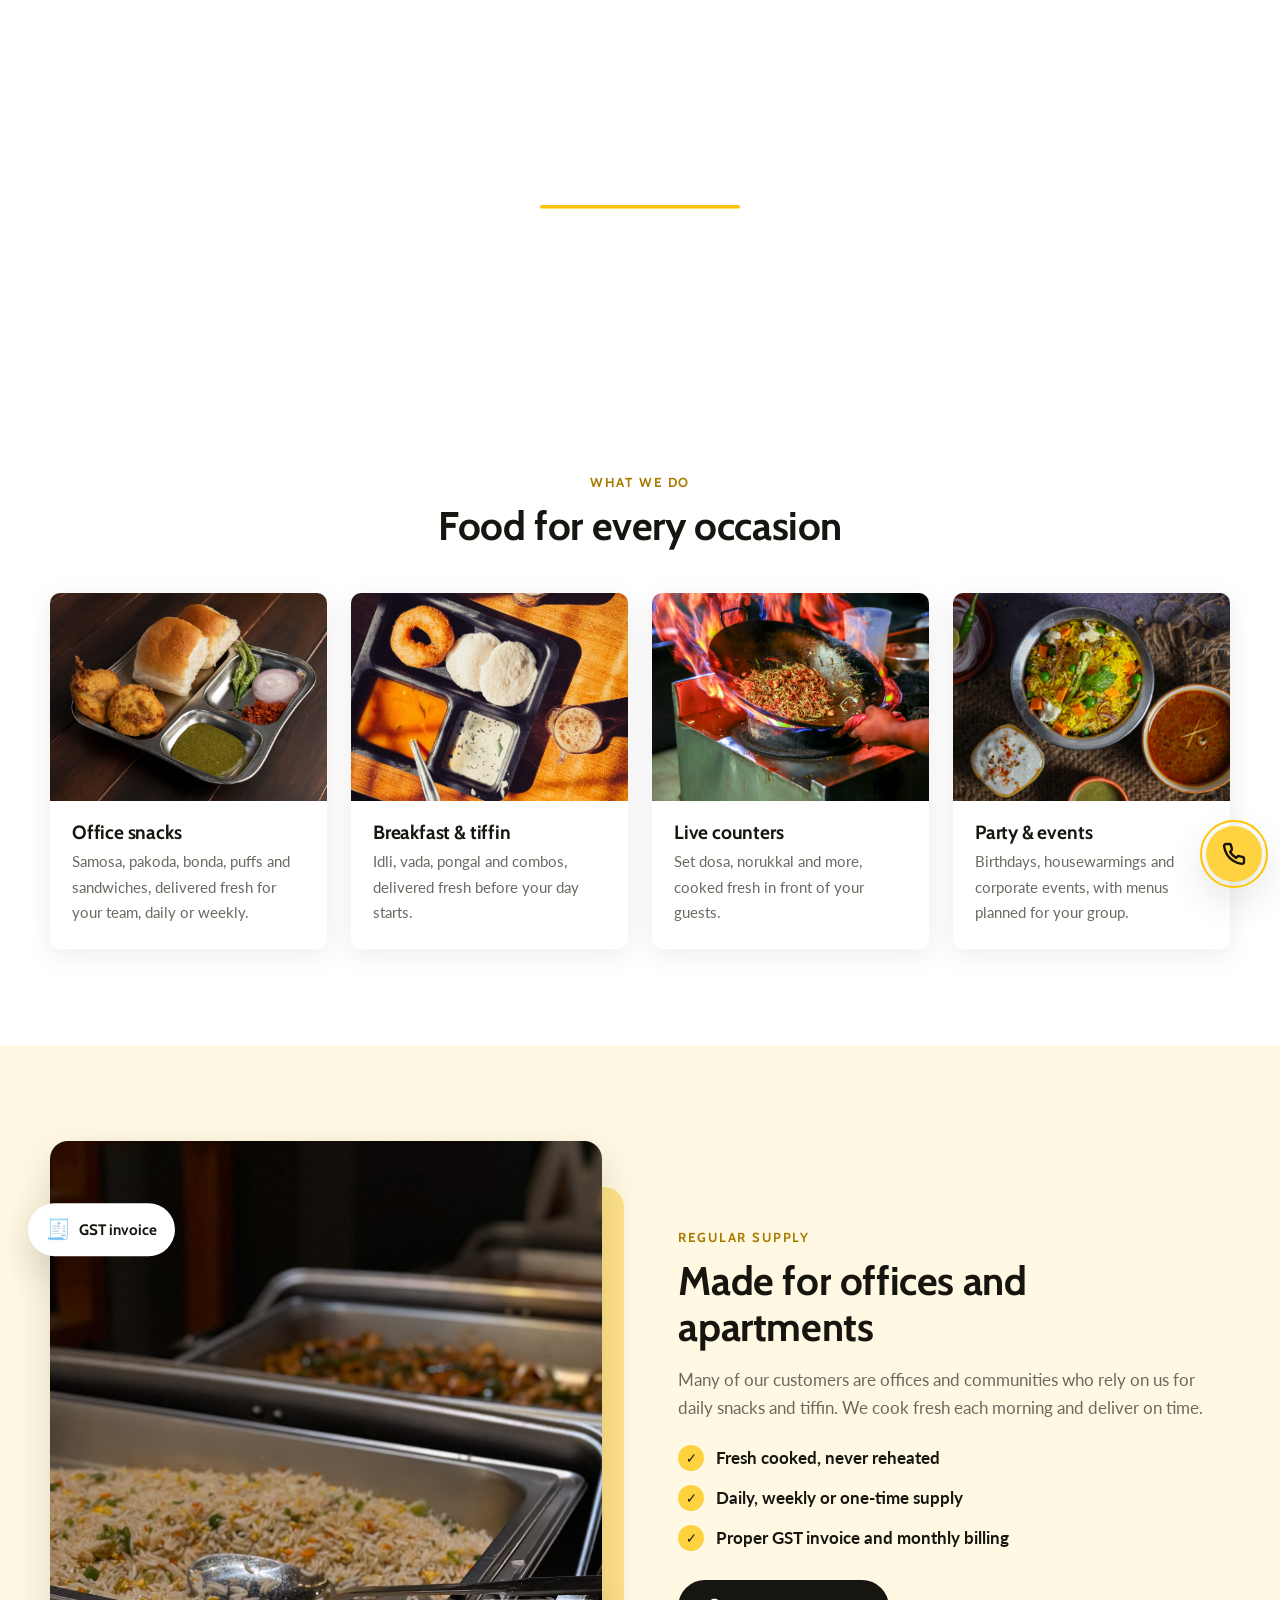
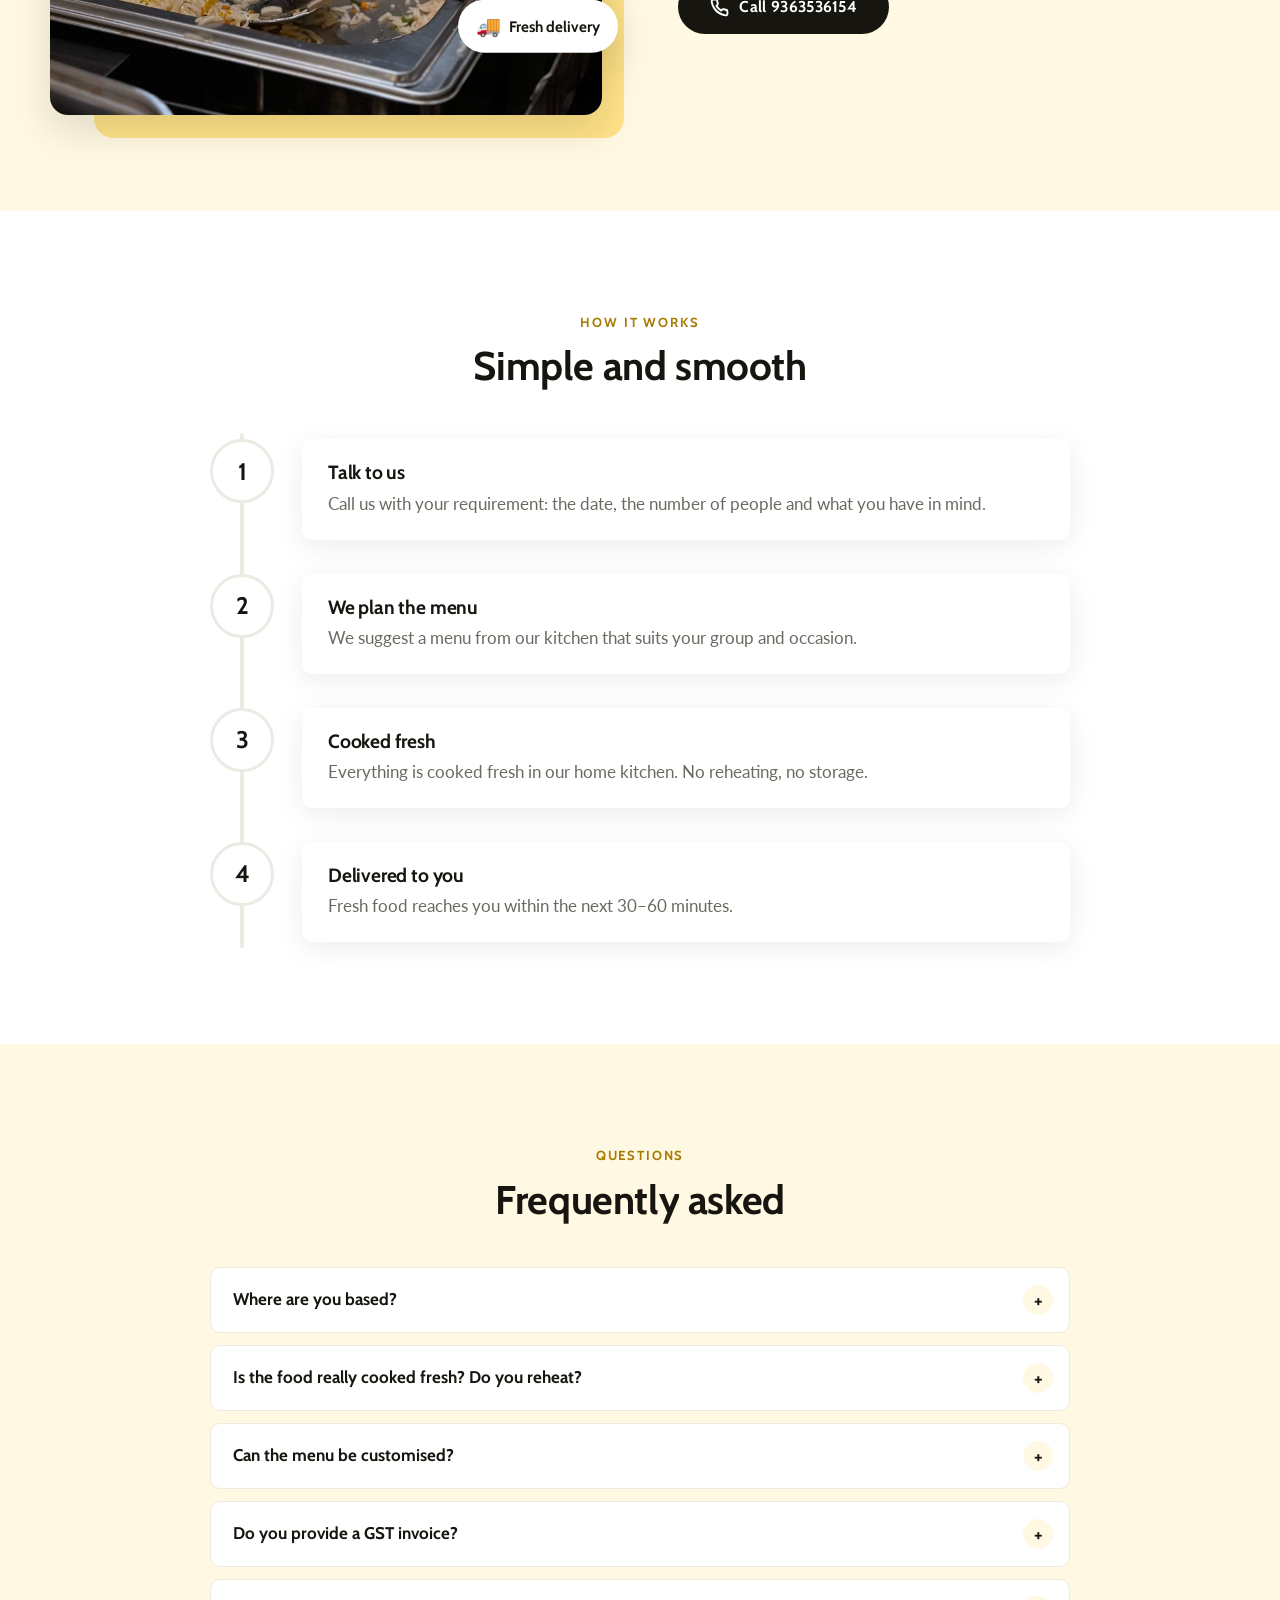
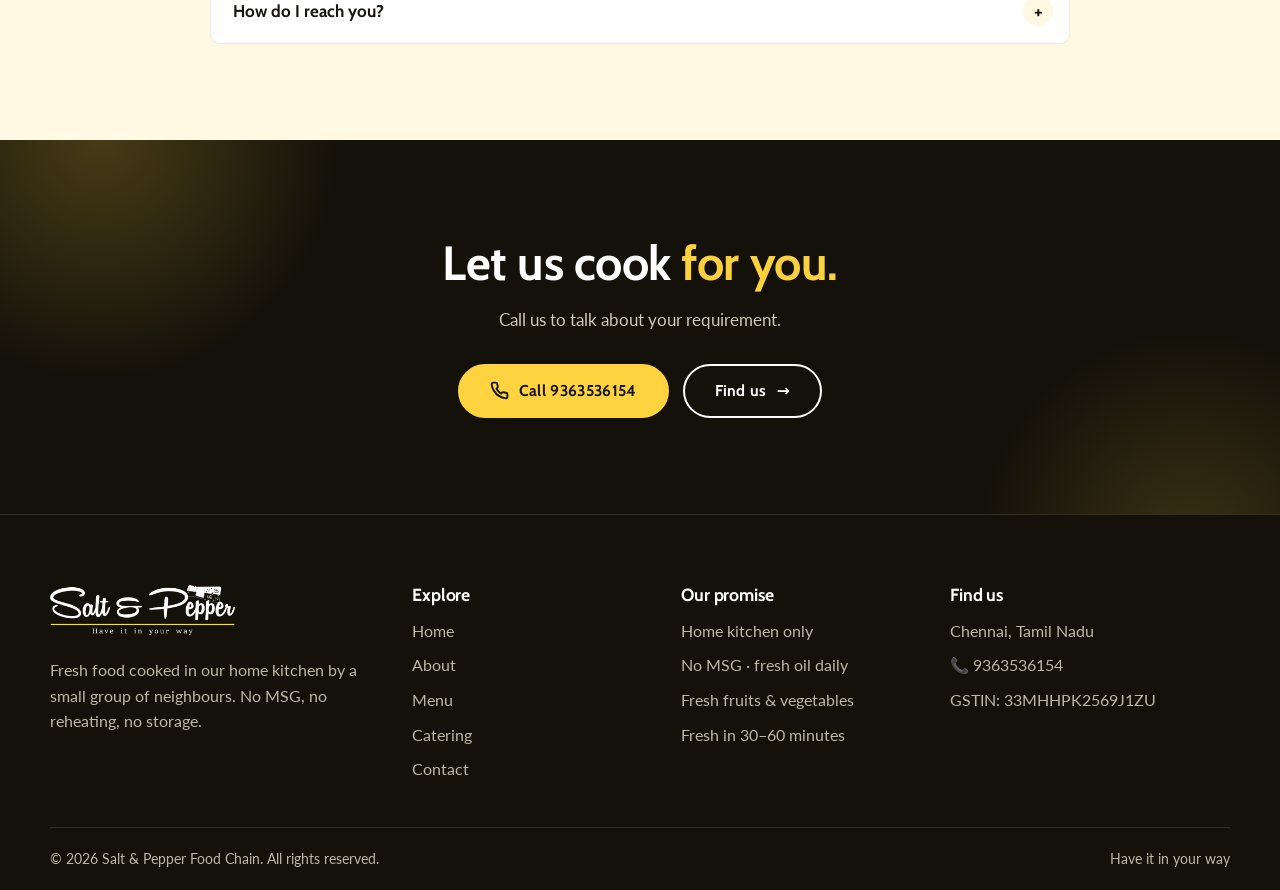
<file: catering.html>
<!doctype html>
<html lang="en">
<head>
<meta charset="utf-8">
<meta name="viewport" content="width=device-width,initial-scale=1">
<title>Catering | Salt & Pepper Food Chain</title>
<meta name="description" content="Office snacks, daily tiffin supply, party catering and live counters in Chennai, fresh from a home kitchen.">
<meta name="theme-color" content="#ffffff">
<meta property="og:type" content="website">
<meta property="og:title" content="Catering | Salt & Pepper Food Chain">
<meta property="og:description" content="Office snacks, daily tiffin supply, party catering and live counters in Chennai, fresh from a home kitchen.">
<meta property="og:image" content="assets/img/p04.jpg">
<link rel="icon" href="assets/img/logo.png">
<link rel="preconnect" href="https://fonts.googleapis.com">
<link rel="preconnect" href="https://fonts.gstatic.com" crossorigin>
<link href="https://fonts.googleapis.com/css2?family=Cabin:wght@500;600;700&family=Lato:wght@400;700;900&display=swap" rel="stylesheet">
<link rel="stylesheet" href="assets/css/style.css">
<script>document.documentElement.classList.add('js');window.__spFail=setTimeout(function(){document.documentElement.classList.remove('js')},6000);</script>

</head>
<body>
<a class="skip" href="#main">Skip to content</a>
<div class="curtain" aria-hidden="true"><img src="assets/img/logo.png" alt="" width="220" height="74"><div class="bar-l"><i></i></div></div>
<div class="progress" aria-hidden="true"></div>
<header class="site"><div class="bar">
  <a class="logo" href="index.html" aria-label="Salt &amp; Pepper Food Chain, home"><img src="assets/img/logo.png" alt="Salt &amp; Pepper – Have it in your way" width="145" height="48"></a>
  <nav class="main" aria-label="Main"><a class="lnk" href="index.html">Home</a><a class="lnk" href="about.html">About</a><a class="lnk" href="menu.html">Menu</a><a class="lnk" href="catering.html" aria-current="page">Catering</a><a class="lnk" href="contact.html">Contact</a></nav>
  <a class="btn btn-y btn-sm" href="tel:+919363536154"><svg viewBox="0 0 24 24" fill="none" stroke="currentColor" stroke-width="2.4" stroke-linecap="round" stroke-linejoin="round" aria-hidden="true"><path d="M22 16.9v3a2 2 0 0 1-2.2 2 19.8 19.8 0 0 1-8.6-3.1 19.5 19.5 0 0 1-6-6A19.8 19.8 0 0 1 2.1 4.2 2 2 0 0 1 4.1 2h3a2 2 0 0 1 2 1.7c.1 1 .4 1.9.7 2.8a2 2 0 0 1-.5 2.1L8.1 9.9a16 16 0 0 0 6 6l1.3-1.3a2 2 0 0 1 2.1-.4c.9.3 1.8.6 2.8.7a2 2 0 0 1 1.7 2z"/></svg>9363536154</a>
  <button class="burger" type="button" aria-expanded="false" aria-controls="mmenu" aria-label="Open menu"><i></i><i></i><i></i></button>
</div></header>
<div class="mmenu" id="mmenu"><a class="big" href="index.html">Home</a><a class="big" href="about.html">About</a><a class="big" href="menu.html">Menu</a><a class="big" href="catering.html" aria-current="page">Catering</a><a class="big" href="contact.html">Contact</a><div class="mfoot"><span>📍 Chennai, Tamil Nadu</span><a href="tel:+919363536154">📞 9363536154</a></div></div>
<main id="main">

<section class="banner"><div class="bp a"><img src="assets/img/r_combo.jpg" alt="" ></div><div class="bp b"><img src="assets/img/r_samosa.jpg" alt=""></div><div class="wrap"><div class="crumbs"><a href="index.html">Home</a> / Catering</div><h1>Catering &amp; <span class="hl">supply</span></h1><p class="lead hero-in">Fresh food for your team, your family function or your event.</p></div></section>
<section>
  <div class="wrap">
    <div class="sec-head center"><span class="eyebrow">What we do</span><h2 class="splt">Food for every occasion</h2></div>
    <div class="svc">
      <article class="tilt rv d0"><img src="assets/img/p05.jpg" alt="Snacks served on a steel tray" loading="lazy"><div class="t"><h3>Office snacks</h3><p>Samosa, pakoda, bonda, puffs and sandwiches, delivered fresh for your team, daily or weekly.</p></div></article>
      <article class="tilt rv d1"><img src="assets/img/p14.jpg" alt="Idli, vada and chutneys" loading="lazy"><div class="t"><h3>Breakfast &amp; tiffin</h3><p>Idli, vada, pongal and combos, delivered fresh before your day starts.</p></div></article>
      <article class="tilt rv d2"><img src="assets/img/p15.jpg" alt="Live wok cooking" loading="lazy"><div class="t"><h3>Live counters</h3><p>Set dosa, norukkal and more, cooked fresh in front of your guests.</p></div></article>
      <article class="tilt rv d3"><img src="assets/img/p13.jpg" alt="Veg pulao with raita" loading="lazy"><div class="t"><h3>Party &amp; events</h3><p>Birthdays, housewarmings and corporate events, with menus planned for your group.</p></div></article>
    </div>
  </div>
</section>
<section style="background:var(--cream)">
  <div class="wrap split">
    <div class="imgbox rv"><div class="main"><img src="assets/img/p04.jpg" alt="Catering trays" loading="lazy"></div><div class="float f1"><span class="e">🧾</span>GST invoice</div><div class="float f2"><span class="e">🚚</span>Fresh delivery</div></div>
    <div class="rv d2"><span class="eyebrow">Regular supply</span><h2 class="splt">Made for offices and apartments</h2>
      <p class="lead" style="margin-top:16px">Many of our customers are offices and communities who rely on us for daily snacks and tiffin. We cook fresh each morning and deliver on time.</p>
      <ul class="ticks"><li>Fresh cooked, never reheated</li><li>Daily, weekly or one-time supply</li><li>Proper GST invoice and monthly billing</li></ul>
      <a class="btn btn-dark" href="tel:+919363536154"><svg viewBox="0 0 24 24" fill="none" stroke="currentColor" stroke-width="2.4" stroke-linecap="round" stroke-linejoin="round" aria-hidden="true"><path d="M22 16.9v3a2 2 0 0 1-2.2 2 19.8 19.8 0 0 1-8.6-3.1 19.5 19.5 0 0 1-6-6A19.8 19.8 0 0 1 2.1 4.2 2 2 0 0 1 4.1 2h3a2 2 0 0 1 2 1.7c.1 1 .4 1.9.7 2.8a2 2 0 0 1-.5 2.1L8.1 9.9a16 16 0 0 0 6 6l1.3-1.3a2 2 0 0 1 2.1-.4c.9.3 1.8.6 2.8.7a2 2 0 0 1 1.7 2z"/></svg>Call 9363536154</a></div>
  </div>
</section>
<section>
  <div class="wrap">
    <div class="sec-head center"><span class="eyebrow">How it works</span><h2 class="splt">Simple and smooth</h2></div>
    <div class="tl"><div class="fill"></div>
      <div class="tstep"><div class="nm">1</div><div class="box rv"><h3>Talk to us</h3><p>Call us with your requirement: the date, the number of people and what you have in mind.</p></div></div>
      <div class="tstep"><div class="nm">2</div><div class="box rv"><h3>We plan the menu</h3><p>We suggest a menu from our kitchen that suits your group and occasion.</p></div></div>
      <div class="tstep"><div class="nm">3</div><div class="box rv"><h3>Cooked fresh</h3><p>Everything is cooked fresh in our home kitchen. No reheating, no storage.</p></div></div>
      <div class="tstep"><div class="nm">4</div><div class="box rv"><h3>Delivered to you</h3><p>Fresh food reaches you within the next 30–60 minutes.</p></div></div>
    </div>
  </div>
</section>
<section style="background:var(--cream)">
  <div class="wrap">
    <div class="sec-head center"><span class="eyebrow">Questions</span><h2 class="splt">Frequently asked</h2></div>
    <div class="faq rv">
      <details><summary>Where are you based?</summary><p>We are a home kitchen in Chennai, Tamil Nadu, and we deliver to offices, apartments and events across Chennai.</p></details>
      <details><summary>Is the food really cooked fresh? Do you reheat?</summary><p>No reheating, ever. Food is cooked fresh and reaches you within 30–60 minutes. We do not use MSG and never re-use frying oil.</p></details>
      <details><summary>Can the menu be customised?</summary><p>Yes. Tell us about your group and occasion and we will suggest a menu from our kitchen.</p></details>
      <details><summary>Do you provide a GST invoice?</summary><p>Yes. We provide proper tax invoices (GSTIN 33MHHPK2569J1ZU) and monthly billing for regular customers.</p></details>
      <details><summary>How do I reach you?</summary><p>Please call us on 9363536154. We will be happy to talk through your requirement.</p></details>
    </div>
  </div>
</section>
<section class="cta-band"><div class="wrap"><h2>Let us cook <em>for you.</em></h2><p>Call us to talk about your requirement.</p><div class="cta"><a class="btn btn-white" href="tel:+919363536154"><svg viewBox="0 0 24 24" fill="none" stroke="currentColor" stroke-width="2.4" stroke-linecap="round" stroke-linejoin="round" aria-hidden="true"><path d="M22 16.9v3a2 2 0 0 1-2.2 2 19.8 19.8 0 0 1-8.6-3.1 19.5 19.5 0 0 1-6-6A19.8 19.8 0 0 1 2.1 4.2 2 2 0 0 1 4.1 2h3a2 2 0 0 1 2 1.7c.1 1 .4 1.9.7 2.8a2 2 0 0 1-.5 2.1L8.1 9.9a16 16 0 0 0 6 6l1.3-1.3a2 2 0 0 1 2.1-.4c.9.3 1.8.6 2.8.7a2 2 0 0 1 1.7 2z"/></svg>Call 9363536154</a><a class="btn btn-dark" href="contact.html">Find us <span class="arr">→</span></a></div></div></section>
</main>
<footer class="site">
<div class="wrap">
  <div class="fcols">
    <div><div class="flogo"><img src="assets/img/logo-white.png" alt="Salt &amp; Pepper" width="160" height="54"></div>
      <p>Fresh food cooked in our home kitchen by a small group of neighbours. No MSG, no reheating, no storage.</p></div>
    <div><h4>Explore</h4><ul><li><a href="index.html">Home</a></li><li><a href="about.html">About</a></li><li><a href="menu.html">Menu</a></li><li><a href="catering.html">Catering</a></li><li><a href="contact.html">Contact</a></li></ul></div>
    <div><h4>Our promise</h4><ul><li>Home kitchen only</li><li>No MSG · fresh oil daily</li><li>Fresh fruits &amp; vegetables</li><li>Fresh in 30–60 minutes</li></ul></div>
    <div><h4>Find us</h4><ul><li>Chennai, Tamil Nadu</li><li>📞 <a href="tel:+919363536154">9363536154</a></li><li>GSTIN: 33MHHPK2569J1ZU</li></ul></div>
  </div>
  <div class="fmega" aria-hidden="true">Salt &amp; Pepper</div>
  <div class="fbot"><span>© <span id="yr">2026</span> Salt &amp; Pepper Food Chain. All rights reserved.</span><span>Have it in your way</span></div>
</div>
</footer>
<div class="fab">
  <button class="top-btn" type="button" aria-label="Back to top"><svg width="22" height="22" viewBox="0 0 24 24" fill="none" stroke="currentColor" stroke-width="3" stroke-linecap="round" stroke-linejoin="round"><path d="m6 15 6-6 6 6"/></svg></button>
  <a class="call" href="tel:+919363536154" aria-label="Call 9363536154"><svg viewBox="0 0 24 24" fill="none" stroke="currentColor" stroke-width="2.4" stroke-linecap="round" stroke-linejoin="round" aria-hidden="true"><path d="M22 16.9v3a2 2 0 0 1-2.2 2 19.8 19.8 0 0 1-8.6-3.1 19.5 19.5 0 0 1-6-6A19.8 19.8 0 0 1 2.1 4.2 2 2 0 0 1 4.1 2h3a2 2 0 0 1 2 1.7c.1 1 .4 1.9.7 2.8a2 2 0 0 1-.5 2.1L8.1 9.9a16 16 0 0 0 6 6l1.3-1.3a2 2 0 0 1 2.1-.4c.9.3 1.8.6 2.8.7a2 2 0 0 1 1.7 2z"/></svg></a>
</div>
<script src="assets/js/gsap.min.js"></script>
<script src="assets/js/ScrollTrigger.min.js"></script>
<script src="assets/js/main.js"></script>
</body>
</html>
</file>
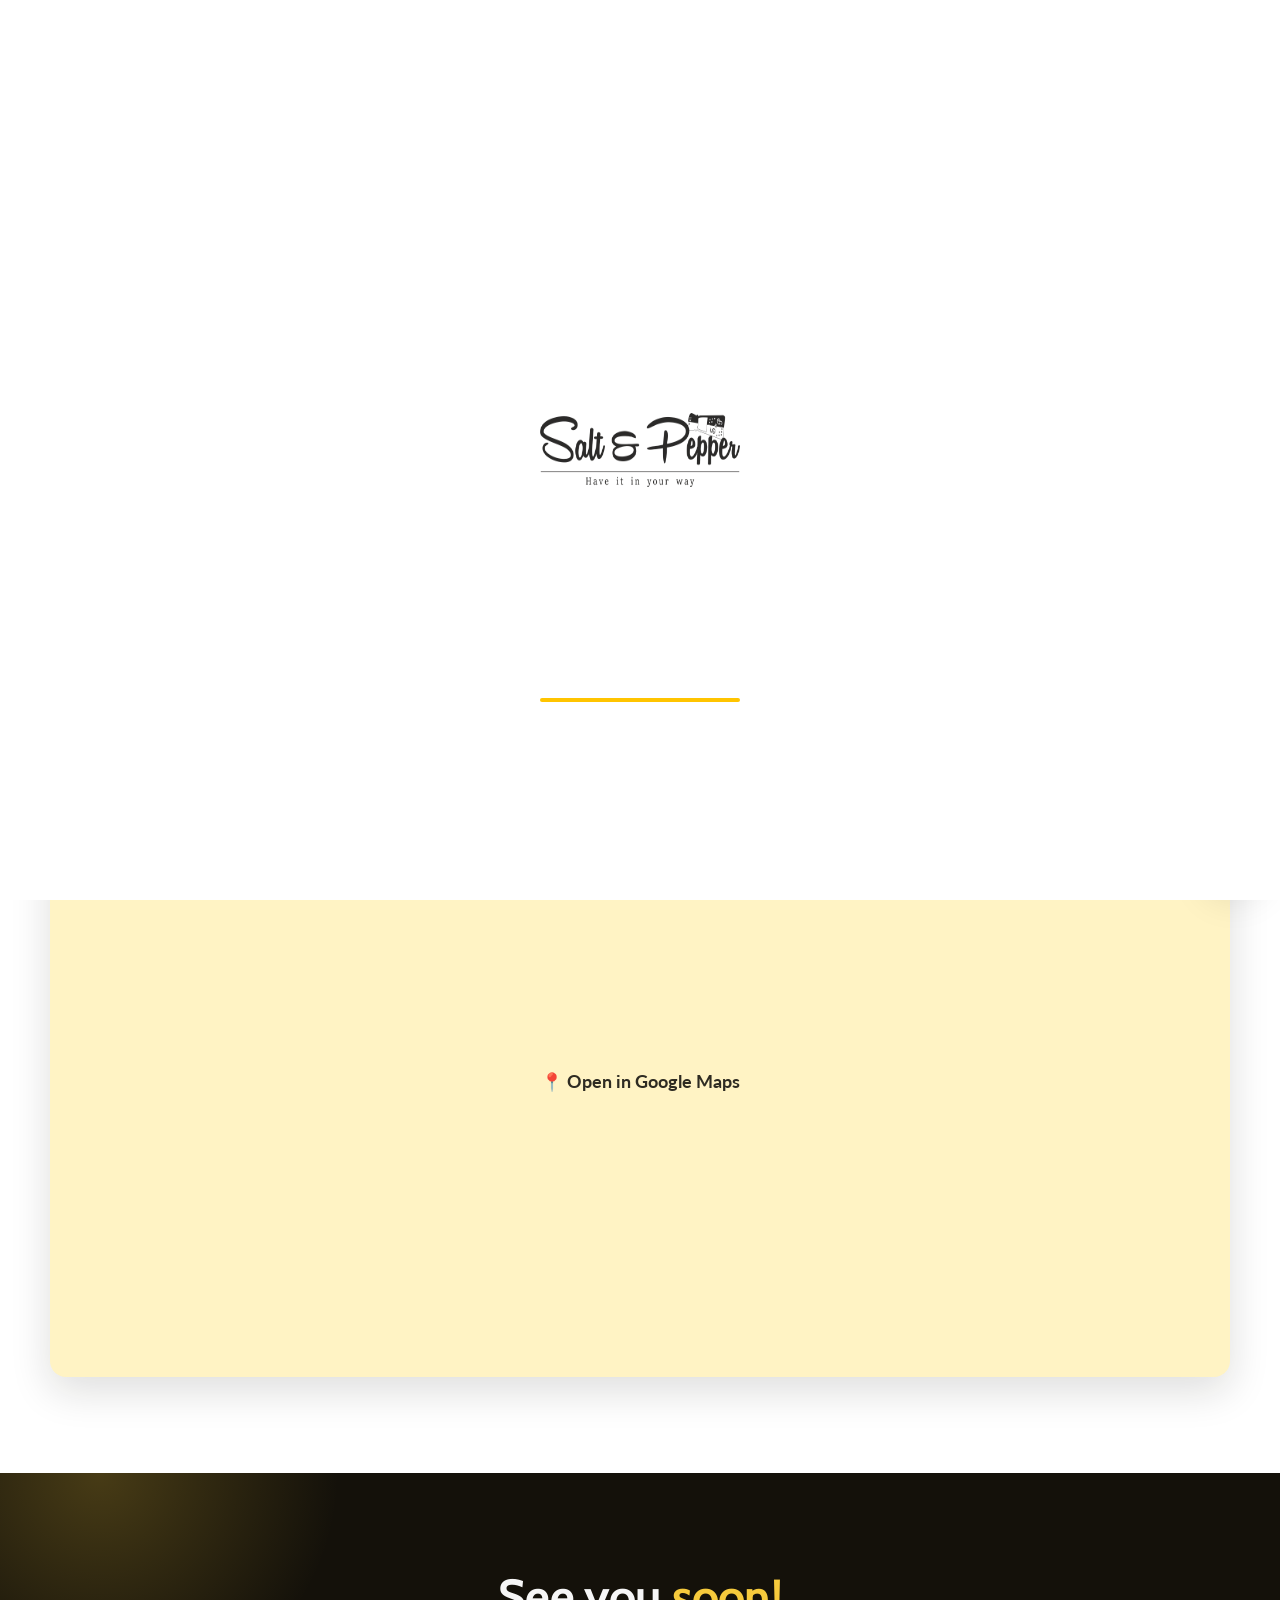
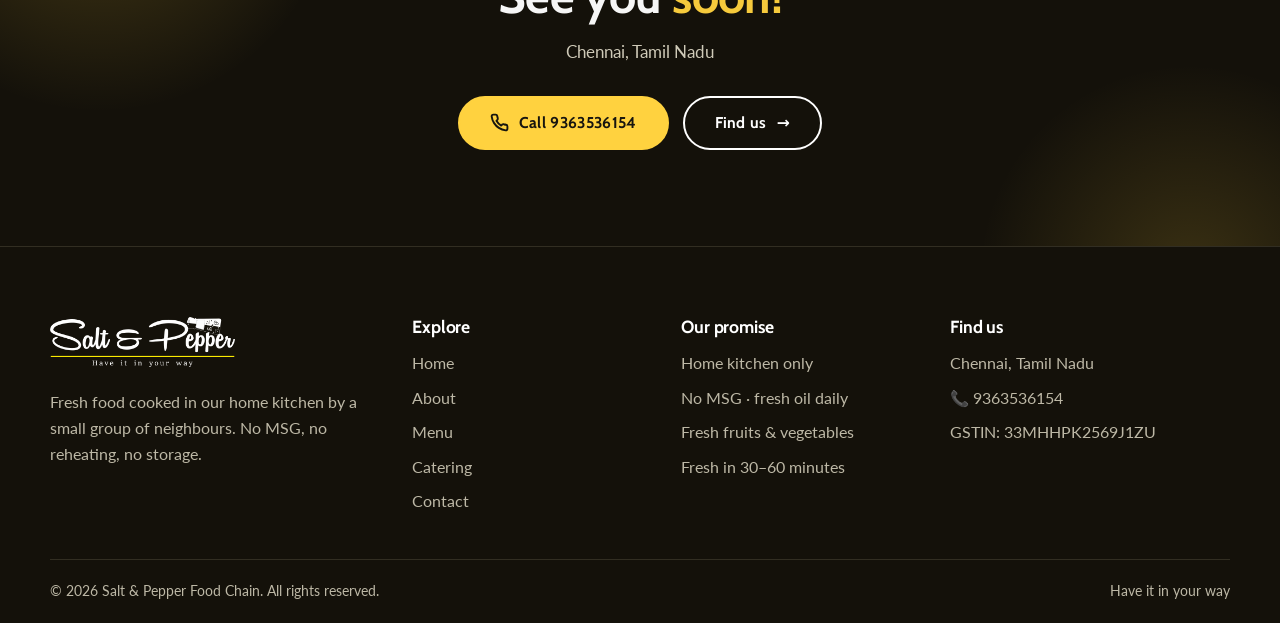
<file: contact.html>
<!doctype html>
<html lang="en">
<head>
<meta charset="utf-8">
<meta name="viewport" content="width=device-width,initial-scale=1">
<title>Contact | Salt & Pepper Food Chain</title>
<meta name="description" content="Salt & Pepper Food Chain, home-kitchen catering across Chennai, Tamil Nadu. Call 9363536154.">
<meta name="theme-color" content="#ffffff">
<meta property="og:type" content="website">
<meta property="og:title" content="Contact | Salt & Pepper Food Chain">
<meta property="og:description" content="Salt & Pepper Food Chain, home-kitchen catering across Chennai, Tamil Nadu. Call 9363536154.">
<meta property="og:image" content="assets/img/p06.jpg">
<link rel="icon" href="assets/img/logo.png">
<link rel="preconnect" href="https://fonts.googleapis.com">
<link rel="preconnect" href="https://fonts.gstatic.com" crossorigin>
<link href="https://fonts.googleapis.com/css2?family=Cabin:wght@500;600;700&family=Lato:wght@400;700;900&display=swap" rel="stylesheet">
<link rel="stylesheet" href="assets/css/style.css">
<script>document.documentElement.classList.add('js');window.__spFail=setTimeout(function(){document.documentElement.classList.remove('js')},6000);</script>

</head>
<body>
<a class="skip" href="#main">Skip to content</a>
<div class="curtain" aria-hidden="true"><img src="assets/img/logo.png" alt="" width="220" height="74"><div class="bar-l"><i></i></div></div>
<div class="progress" aria-hidden="true"></div>
<header class="site"><div class="bar">
  <a class="logo" href="index.html" aria-label="Salt &amp; Pepper Food Chain, home"><img src="assets/img/logo.png" alt="Salt &amp; Pepper – Have it in your way" width="145" height="48"></a>
  <nav class="main" aria-label="Main"><a class="lnk" href="index.html">Home</a><a class="lnk" href="about.html">About</a><a class="lnk" href="menu.html">Menu</a><a class="lnk" href="catering.html">Catering</a><a class="lnk" href="contact.html" aria-current="page">Contact</a></nav>
  <a class="btn btn-y btn-sm" href="tel:+919363536154"><svg viewBox="0 0 24 24" fill="none" stroke="currentColor" stroke-width="2.4" stroke-linecap="round" stroke-linejoin="round" aria-hidden="true"><path d="M22 16.9v3a2 2 0 0 1-2.2 2 19.8 19.8 0 0 1-8.6-3.1 19.5 19.5 0 0 1-6-6A19.8 19.8 0 0 1 2.1 4.2 2 2 0 0 1 4.1 2h3a2 2 0 0 1 2 1.7c.1 1 .4 1.9.7 2.8a2 2 0 0 1-.5 2.1L8.1 9.9a16 16 0 0 0 6 6l1.3-1.3a2 2 0 0 1 2.1-.4c.9.3 1.8.6 2.8.7a2 2 0 0 1 1.7 2z"/></svg>9363536154</a>
  <button class="burger" type="button" aria-expanded="false" aria-controls="mmenu" aria-label="Open menu"><i></i><i></i><i></i></button>
</div></header>
<div class="mmenu" id="mmenu"><a class="big" href="index.html">Home</a><a class="big" href="about.html">About</a><a class="big" href="menu.html">Menu</a><a class="big" href="catering.html">Catering</a><a class="big" href="contact.html" aria-current="page">Contact</a><div class="mfoot"><span>📍 Chennai, Tamil Nadu</span><a href="tel:+919363536154">📞 9363536154</a></div></div>
<main id="main">

<section class="banner"><div class="bp a"><img src="assets/img/r_chaat.jpg" alt="" ></div><div class="bp b"><img src="assets/img/r_upma.jpg" alt=""></div><div class="wrap"><div class="crumbs"><a href="index.html">Home</a> / Contact</div><h1>Find <span class="hl">us</span></h1><p class="lead hero-in">Call us or drop in. We would love to meet you.</p></div></section>
<section>
  <div class="wrap">
    <div class="cgrid">
      <a class="ci tilt rv" href="https://maps.google.com/?q=Chennai%2C%20Tamil%20Nadu" target="_blank" rel="noopener"><div class="ic">📍</div><div><b>Address</b><span>Chennai, Tamil Nadu</span></div></a>
      <a class="ci tilt rv d1" href="tel:+919363536154"><div class="ic">📞</div><div><b>Call us</b><span>9363536154</span></div></a>
      <div class="ci tilt rv d2"><div class="ic">🏠</div><div><b>Home kitchen</b><span>Snacks, tiffin and catering</span></div></div>
      <div class="ci tilt rv d3"><div class="ic">🧾</div><div><b>GSTIN</b><span>33MHHPK2569J1ZU</span></div></div>
    </div>
  </div>
</section>
<section style="padding-top:0">
  <div class="wrap"><div class="map rv"><a class="mapfb" href="https://maps.google.com/?q=Chennai%2C%20Tamil%20Nadu" target="_blank" rel="noopener">📍 Open in Google Maps</a><iframe title="Map of Chennai, Tamil Nadu, where Salt &amp; Pepper Food Chain delivers" src="https://www.google.com/maps?q=Chennai%2C%20Tamil%20Nadu&output=embed" loading="lazy" referrerpolicy="no-referrer-when-downgrade"></iframe></div></div>
</section>
<section class="cta-band"><div class="wrap"><h2>See you <em>soon!</em></h2><p>Chennai, Tamil Nadu</p><div class="cta"><a class="btn btn-white" href="tel:+919363536154"><svg viewBox="0 0 24 24" fill="none" stroke="currentColor" stroke-width="2.4" stroke-linecap="round" stroke-linejoin="round" aria-hidden="true"><path d="M22 16.9v3a2 2 0 0 1-2.2 2 19.8 19.8 0 0 1-8.6-3.1 19.5 19.5 0 0 1-6-6A19.8 19.8 0 0 1 2.1 4.2 2 2 0 0 1 4.1 2h3a2 2 0 0 1 2 1.7c.1 1 .4 1.9.7 2.8a2 2 0 0 1-.5 2.1L8.1 9.9a16 16 0 0 0 6 6l1.3-1.3a2 2 0 0 1 2.1-.4c.9.3 1.8.6 2.8.7a2 2 0 0 1 1.7 2z"/></svg>Call 9363536154</a><a class="btn btn-dark" href="contact.html">Find us <span class="arr">→</span></a></div></div></section>
</main>
<footer class="site">
<div class="wrap">
  <div class="fcols">
    <div><div class="flogo"><img src="assets/img/logo-white.png" alt="Salt &amp; Pepper" width="160" height="54"></div>
      <p>Fresh food cooked in our home kitchen by a small group of neighbours. No MSG, no reheating, no storage.</p></div>
    <div><h4>Explore</h4><ul><li><a href="index.html">Home</a></li><li><a href="about.html">About</a></li><li><a href="menu.html">Menu</a></li><li><a href="catering.html">Catering</a></li><li><a href="contact.html">Contact</a></li></ul></div>
    <div><h4>Our promise</h4><ul><li>Home kitchen only</li><li>No MSG · fresh oil daily</li><li>Fresh fruits &amp; vegetables</li><li>Fresh in 30–60 minutes</li></ul></div>
    <div><h4>Find us</h4><ul><li>Chennai, Tamil Nadu</li><li>📞 <a href="tel:+919363536154">9363536154</a></li><li>GSTIN: 33MHHPK2569J1ZU</li></ul></div>
  </div>
  <div class="fmega" aria-hidden="true">Salt &amp; Pepper</div>
  <div class="fbot"><span>© <span id="yr">2026</span> Salt &amp; Pepper Food Chain. All rights reserved.</span><span>Have it in your way</span></div>
</div>
</footer>
<div class="fab">
  <button class="top-btn" type="button" aria-label="Back to top"><svg width="22" height="22" viewBox="0 0 24 24" fill="none" stroke="currentColor" stroke-width="3" stroke-linecap="round" stroke-linejoin="round"><path d="m6 15 6-6 6 6"/></svg></button>
  <a class="call" href="tel:+919363536154" aria-label="Call 9363536154"><svg viewBox="0 0 24 24" fill="none" stroke="currentColor" stroke-width="2.4" stroke-linecap="round" stroke-linejoin="round" aria-hidden="true"><path d="M22 16.9v3a2 2 0 0 1-2.2 2 19.8 19.8 0 0 1-8.6-3.1 19.5 19.5 0 0 1-6-6A19.8 19.8 0 0 1 2.1 4.2 2 2 0 0 1 4.1 2h3a2 2 0 0 1 2 1.7c.1 1 .4 1.9.7 2.8a2 2 0 0 1-.5 2.1L8.1 9.9a16 16 0 0 0 6 6l1.3-1.3a2 2 0 0 1 2.1-.4c.9.3 1.8.6 2.8.7a2 2 0 0 1 1.7 2z"/></svg></a>
</div>
<script src="assets/js/gsap.min.js"></script>
<script src="assets/js/ScrollTrigger.min.js"></script>
<script src="assets/js/main.js"></script>
</body>
</html>
</file>
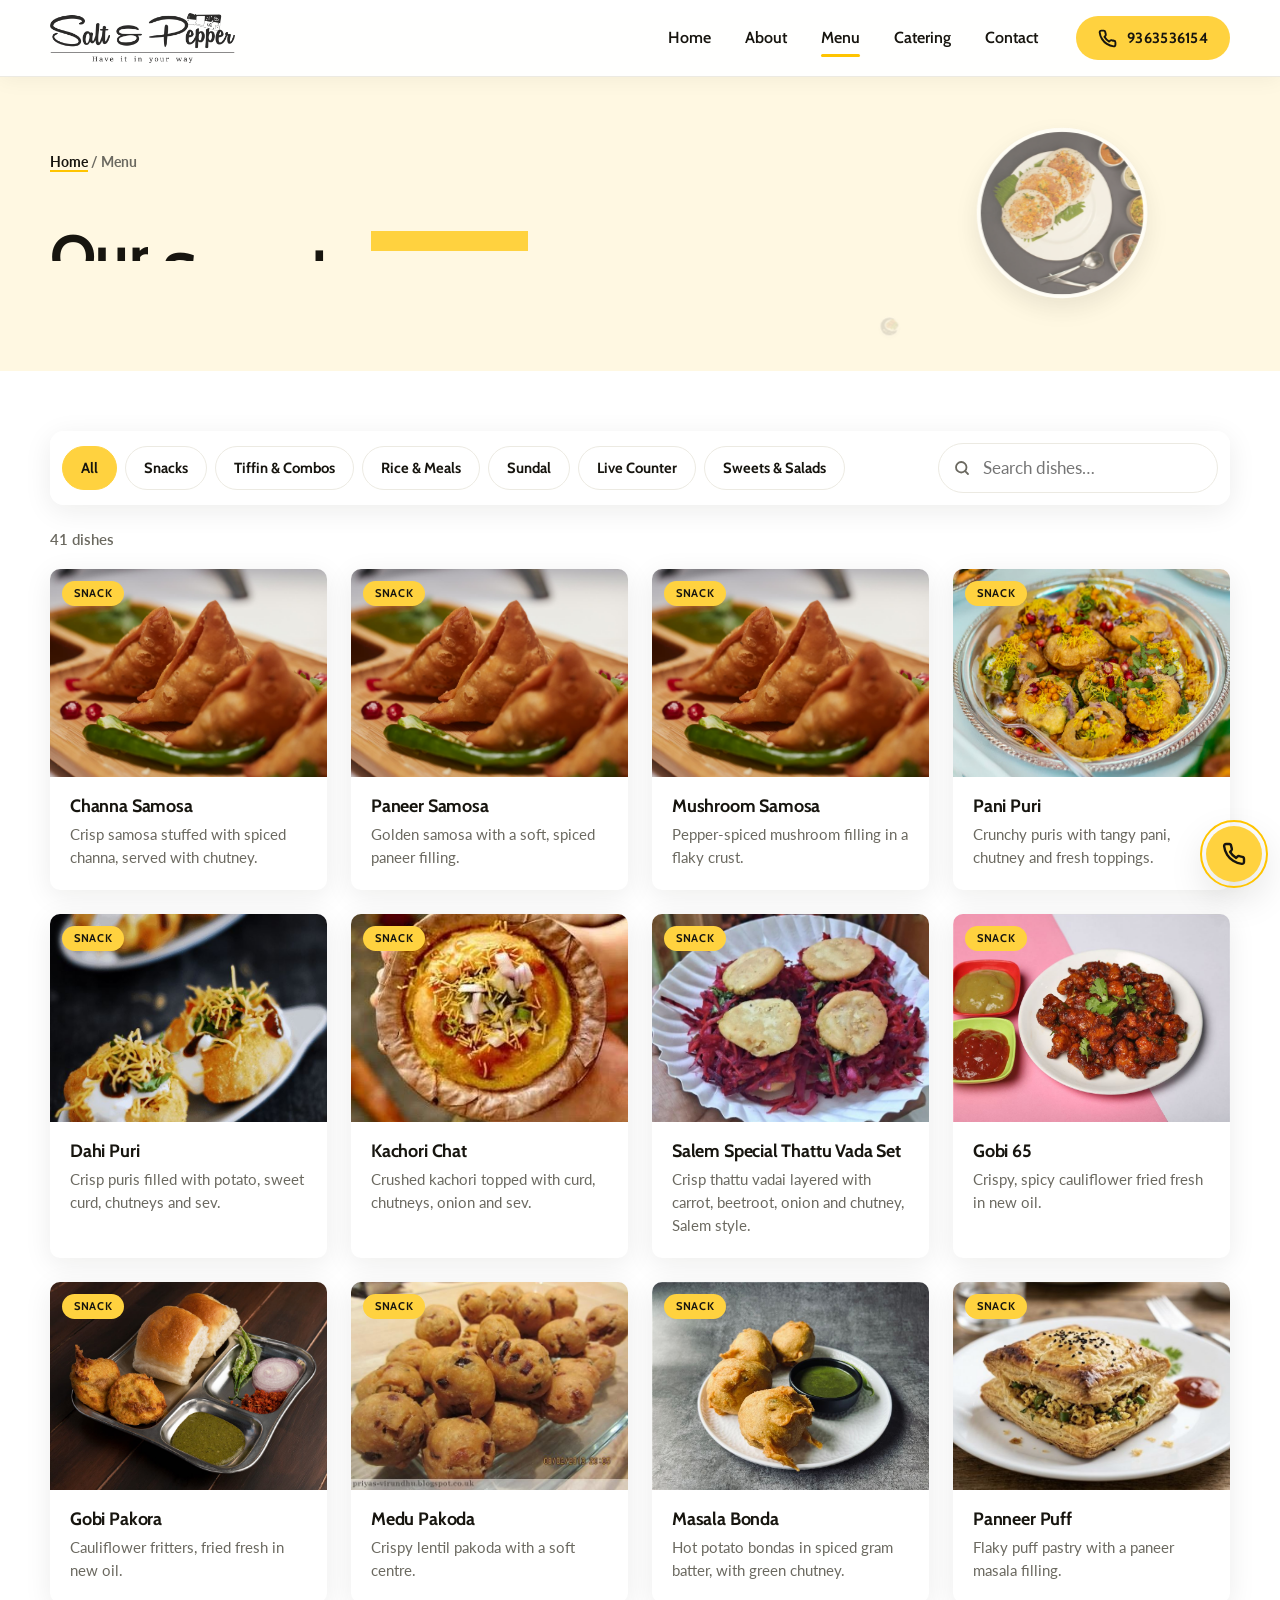
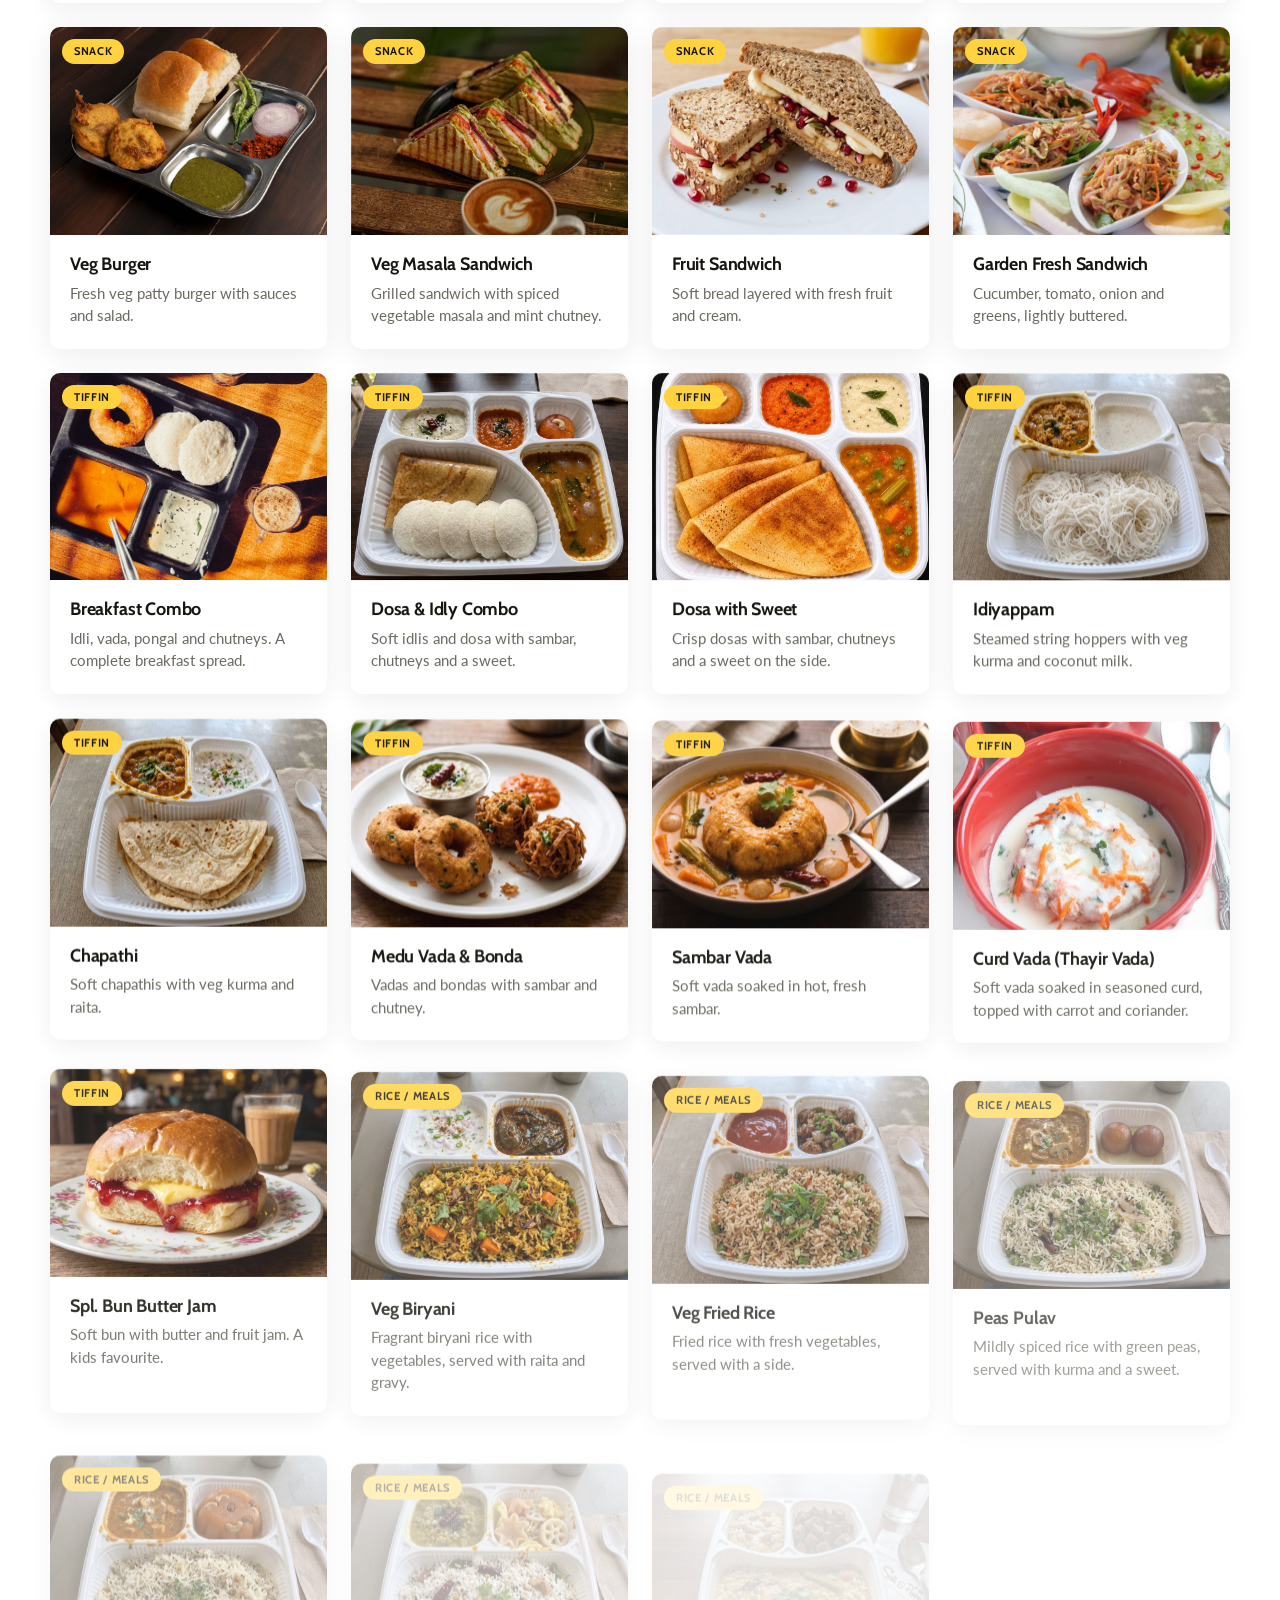
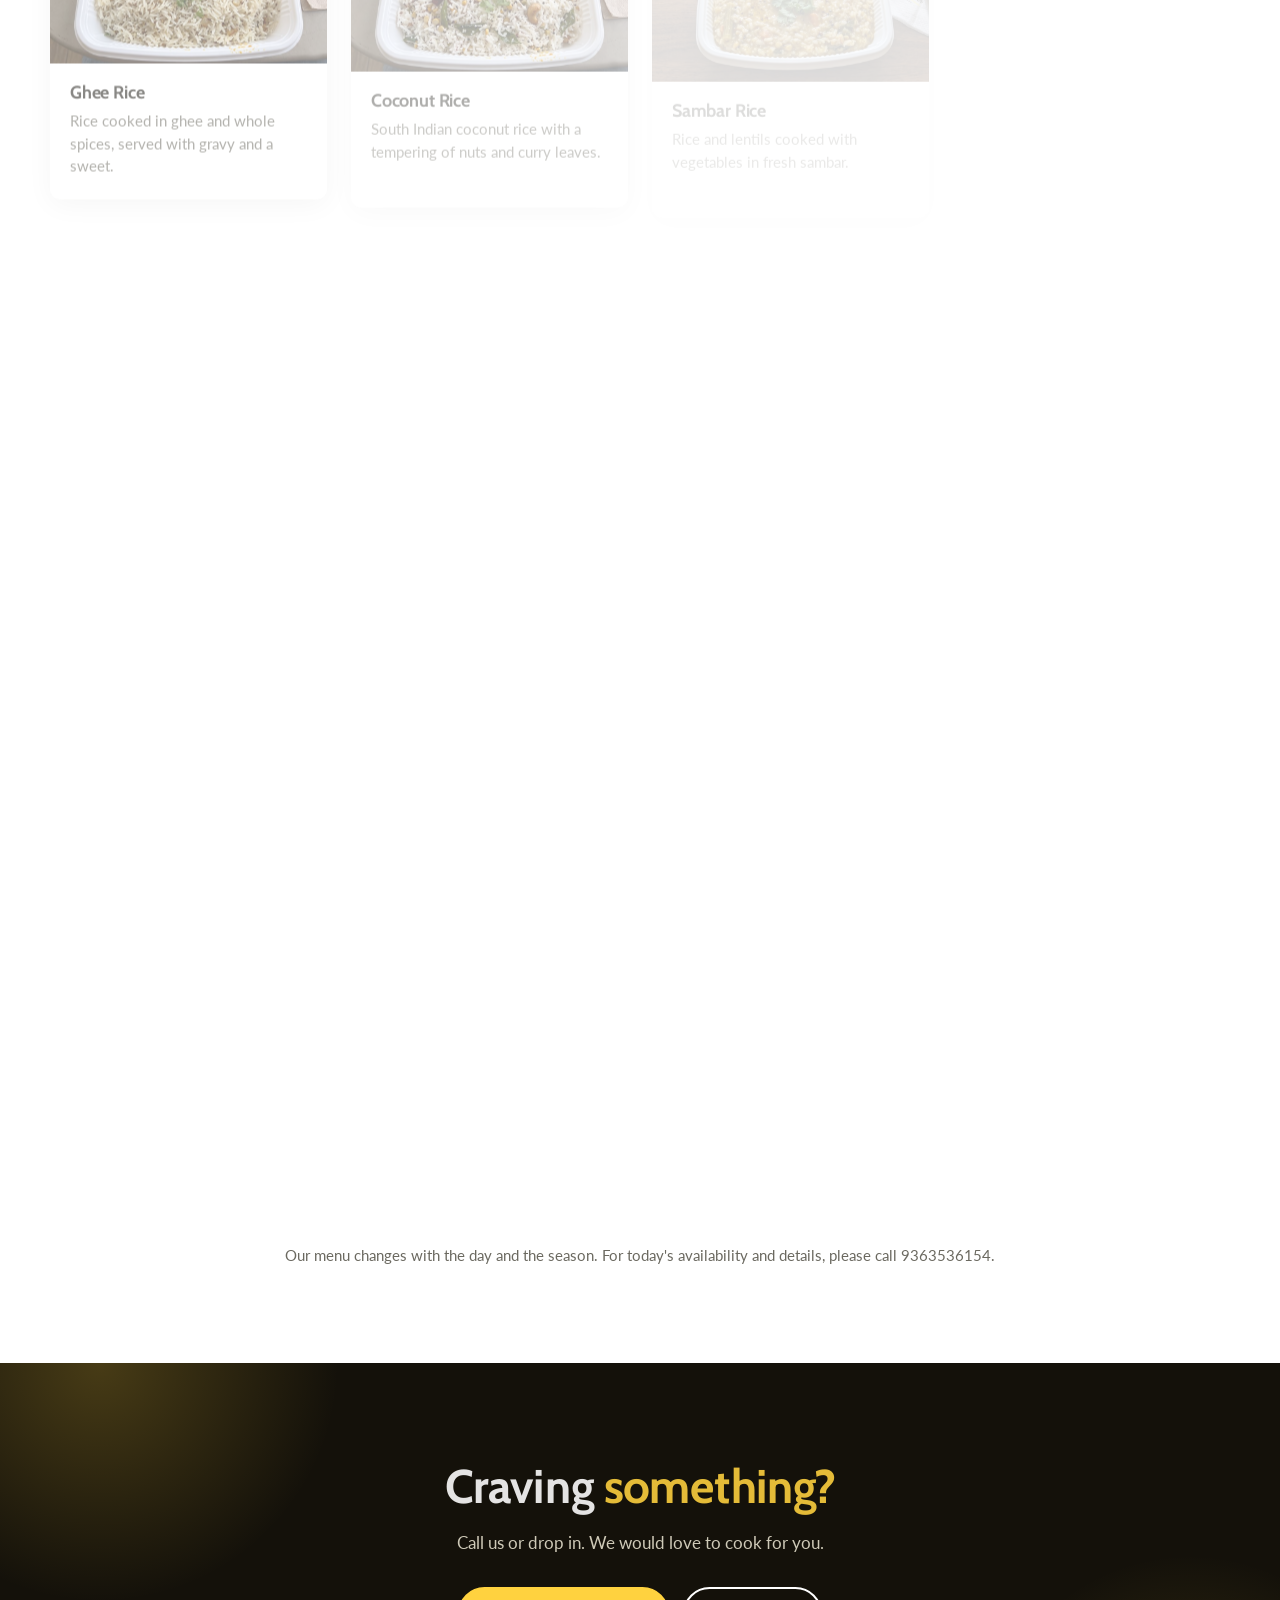
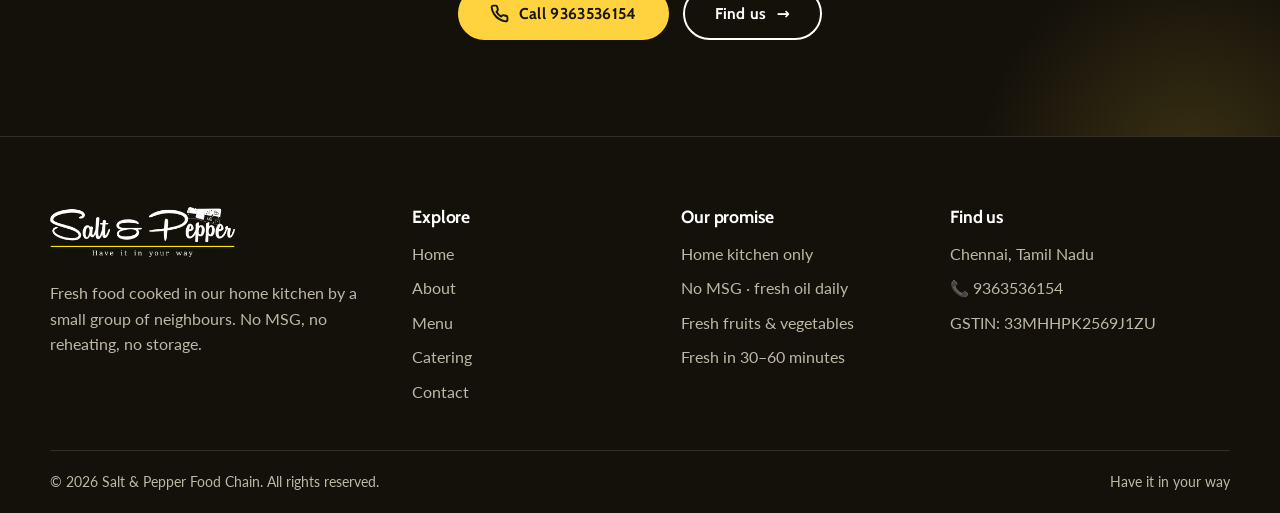
<file: menu.html>
<!doctype html>
<html lang="en">
<head>
<meta charset="utf-8">
<meta name="viewport" content="width=device-width,initial-scale=1">
<title>Menu | Salt & Pepper Food Chain</title>
<meta name="description" content="Samosa, pani puri, vada, tiffin combos, live counters, sweets and salads from the Salt & Pepper home kitchen.">
<meta name="theme-color" content="#ffffff">
<meta property="og:type" content="website">
<meta property="og:title" content="Menu | Salt & Pepper Food Chain">
<meta property="og:description" content="Samosa, pani puri, vada, tiffin combos, live counters, sweets and salads from the Salt & Pepper home kitchen.">
<meta property="og:image" content="assets/img/p09.jpg">
<link rel="icon" href="assets/img/logo.png">
<link rel="preconnect" href="https://fonts.googleapis.com">
<link rel="preconnect" href="https://fonts.gstatic.com" crossorigin>
<link href="https://fonts.googleapis.com/css2?family=Cabin:wght@500;600;700&family=Lato:wght@400;700;900&display=swap" rel="stylesheet">
<link rel="stylesheet" href="assets/css/style.css">
<script>document.documentElement.classList.add('js');window.__spFail=setTimeout(function(){document.documentElement.classList.remove('js')},6000);</script>

</head>
<body>
<a class="skip" href="#main">Skip to content</a>
<div class="curtain" aria-hidden="true"><img src="assets/img/logo.png" alt="" width="220" height="74"><div class="bar-l"><i></i></div></div>
<div class="progress" aria-hidden="true"></div>
<header class="site"><div class="bar">
  <a class="logo" href="index.html" aria-label="Salt &amp; Pepper Food Chain, home"><img src="assets/img/logo.png" alt="Salt &amp; Pepper – Have it in your way" width="145" height="48"></a>
  <nav class="main" aria-label="Main"><a class="lnk" href="index.html">Home</a><a class="lnk" href="about.html">About</a><a class="lnk" href="menu.html" aria-current="page">Menu</a><a class="lnk" href="catering.html">Catering</a><a class="lnk" href="contact.html">Contact</a></nav>
  <a class="btn btn-y btn-sm" href="tel:+919363536154"><svg viewBox="0 0 24 24" fill="none" stroke="currentColor" stroke-width="2.4" stroke-linecap="round" stroke-linejoin="round" aria-hidden="true"><path d="M22 16.9v3a2 2 0 0 1-2.2 2 19.8 19.8 0 0 1-8.6-3.1 19.5 19.5 0 0 1-6-6A19.8 19.8 0 0 1 2.1 4.2 2 2 0 0 1 4.1 2h3a2 2 0 0 1 2 1.7c.1 1 .4 1.9.7 2.8a2 2 0 0 1-.5 2.1L8.1 9.9a16 16 0 0 0 6 6l1.3-1.3a2 2 0 0 1 2.1-.4c.9.3 1.8.6 2.8.7a2 2 0 0 1 1.7 2z"/></svg>9363536154</a>
  <button class="burger" type="button" aria-expanded="false" aria-controls="mmenu" aria-label="Open menu"><i></i><i></i><i></i></button>
</div></header>
<div class="mmenu" id="mmenu"><a class="big" href="index.html">Home</a><a class="big" href="about.html">About</a><a class="big" href="menu.html" aria-current="page">Menu</a><a class="big" href="catering.html">Catering</a><a class="big" href="contact.html">Contact</a><div class="mfoot"><span>📍 Chennai, Tamil Nadu</span><a href="tel:+919363536154">📞 9363536154</a></div></div>
<main id="main">

<section class="banner"><div class="bp a"><img src="assets/img/r_dosa.jpg" alt="" ></div><div class="bp b"><img src="assets/img/r_vada.jpg" alt=""></div><div class="wrap"><div class="crumbs"><a href="index.html">Home</a> / Menu</div><h1>Our Sample <span class="hl">menu</span></h1><p class="lead hero-in">Freshly made every day in our home kitchen.</p></div></section>
<section style="padding-top:60px">
  <div class="wrap">
    <div class="mhead"><div class="toolbar">
      <div class="tabs" id="menuTabs" role="tablist" aria-label="Menu categories"></div>
      <label class="search" for="menuSearch"><span class="sr">Search menu</span><svg viewBox="0 0 24 24" fill="none" stroke="currentColor" stroke-width="2.4" stroke-linecap="round" aria-hidden="true"><circle cx="11" cy="11" r="7"/><path d="m20 20-3.500-3.500"/></svg><input id="menuSearch" type="search" placeholder="Search dishes…" autocomplete="off"></label>
    </div></div>
    <p id="menuCount" style="margin:-10px 0 18px;color:var(--muted);font-size:.92rem;font-weight:600" aria-live="polite"></p>
    <div class="mgrid" id="menuGrid"></div>
    <div class="empty" id="menuEmpty"><h3>No dishes found</h3><p>Try another word or category.</p></div>
    <p class="note">Our menu changes with the day and the season. For today's availability and details, please call 9363536154.</p>
  </div>
</section>
<section class="cta-band"><div class="wrap"><h2>Craving <em>something?</em></h2><p>Call us or drop in. We would love to cook for you.</p><div class="cta"><a class="btn btn-white" href="tel:+919363536154"><svg viewBox="0 0 24 24" fill="none" stroke="currentColor" stroke-width="2.4" stroke-linecap="round" stroke-linejoin="round" aria-hidden="true"><path d="M22 16.9v3a2 2 0 0 1-2.2 2 19.8 19.8 0 0 1-8.6-3.1 19.5 19.5 0 0 1-6-6A19.8 19.8 0 0 1 2.1 4.2 2 2 0 0 1 4.1 2h3a2 2 0 0 1 2 1.7c.1 1 .4 1.9.7 2.8a2 2 0 0 1-.5 2.1L8.1 9.9a16 16 0 0 0 6 6l1.3-1.3a2 2 0 0 1 2.1-.4c.9.3 1.8.6 2.8.7a2 2 0 0 1 1.7 2z"/></svg>Call 9363536154</a><a class="btn btn-dark" href="contact.html">Find us <span class="arr">→</span></a></div></div></section>
</main>
<footer class="site">
<div class="wrap">
  <div class="fcols">
    <div><div class="flogo"><img src="assets/img/logo-white.png" alt="Salt &amp; Pepper" width="160" height="54"></div>
      <p>Fresh food cooked in our home kitchen by a small group of neighbours. No MSG, no reheating, no storage.</p></div>
    <div><h4>Explore</h4><ul><li><a href="index.html">Home</a></li><li><a href="about.html">About</a></li><li><a href="menu.html">Menu</a></li><li><a href="catering.html">Catering</a></li><li><a href="contact.html">Contact</a></li></ul></div>
    <div><h4>Our promise</h4><ul><li>Home kitchen only</li><li>No MSG · fresh oil daily</li><li>Fresh fruits &amp; vegetables</li><li>Fresh in 30–60 minutes</li></ul></div>
    <div><h4>Find us</h4><ul><li>Chennai, Tamil Nadu</li><li>📞 <a href="tel:+919363536154">9363536154</a></li><li>GSTIN: 33MHHPK2569J1ZU</li></ul></div>
  </div>
  <div class="fmega" aria-hidden="true">Salt &amp; Pepper</div>
  <div class="fbot"><span>© <span id="yr">2026</span> Salt &amp; Pepper Food Chain. All rights reserved.</span><span>Have it in your way</span></div>
</div>
</footer>
<div class="fab">
  <button class="top-btn" type="button" aria-label="Back to top"><svg width="22" height="22" viewBox="0 0 24 24" fill="none" stroke="currentColor" stroke-width="3" stroke-linecap="round" stroke-linejoin="round"><path d="m6 15 6-6 6 6"/></svg></button>
  <a class="call" href="tel:+919363536154" aria-label="Call 9363536154"><svg viewBox="0 0 24 24" fill="none" stroke="currentColor" stroke-width="2.4" stroke-linecap="round" stroke-linejoin="round" aria-hidden="true"><path d="M22 16.9v3a2 2 0 0 1-2.2 2 19.8 19.8 0 0 1-8.6-3.1 19.5 19.5 0 0 1-6-6A19.8 19.8 0 0 1 2.1 4.2 2 2 0 0 1 4.1 2h3a2 2 0 0 1 2 1.7c.1 1 .4 1.9.7 2.8a2 2 0 0 1-.5 2.1L8.1 9.9a16 16 0 0 0 6 6l1.3-1.3a2 2 0 0 1 2.1-.4c.9.3 1.8.6 2.8.7a2 2 0 0 1 1.7 2z"/></svg></a>
</div>
<script src="assets/js/gsap.min.js"></script>
<script src="assets/js/ScrollTrigger.min.js"></script>
<script src="assets/js/main.js"></script>
</body>
</html>
</file>
<file: assets/css/style.css>
/* Salt & Pepper Food Chain — v3: clean corporate-catering style (white space, soft cards, dark bands). Information site, no ordering. */
:root{
  --y:#ffd23f; --y2:#ffc400; --yl:#fff3c4; --cream:#fff8e2; --paper:#ffffff;
  --ink:#17150f; --ink2:#2e2b22; --dark:#14110a; --red:#d62f2f; --muted:#6b6960; --line:#eceae2;
  --disp:'Cabin',system-ui,'Segoe UI',Roboto,sans-serif; --body:'Lato',system-ui,'Segoe UI',Roboto,sans-serif;
  --ease:cubic-bezier(.2,.8,.2,1); --r:10px;
  --sh:0 6px 28px rgba(23,21,15,.08); --sh2:0 14px 40px rgba(23,21,15,.14);
}
*{box-sizing:border-box;margin:0;padding:0}
html{-webkit-text-size-adjust:100%;overflow-x:clip;scroll-behavior:smooth}
body{font-family:var(--body);font-size:17px;line-height:1.65;color:var(--ink2);background:var(--paper);overflow-x:clip}
img{max-width:100%;display:block}
a{color:inherit}
button{font:inherit;cursor:pointer;border:0;background:none;color:inherit}
:focus-visible{outline:3px solid var(--y2);outline-offset:3px;border-radius:6px}
.wrap{width:min(1180px,100% - 40px);margin-inline:auto}
.skip{position:absolute;left:-999px;top:8px;background:var(--ink);color:#fff;padding:10px 16px;border-radius:8px;z-index:500}
.skip:focus{left:8px}
.sr{position:absolute;width:1px;height:1px;overflow:hidden;clip:rect(0 0 0 0);white-space:nowrap}
h1,h2,h3,h4{font-family:var(--disp);color:var(--ink);line-height:1.15;letter-spacing:-.01em;font-weight:700}
h1{font-size:clamp(2.2rem,4.6vw,3.5rem)}
h2{font-size:clamp(1.7rem,3.2vw,2.5rem)}
h3{font-size:1.2rem;font-weight:700}
.pill{display:inline-flex;align-items:center;gap:8px;background:var(--cream);border-radius:99px;padding:6px 16px;font-weight:700;font-size:.85rem;color:var(--ink)}
.eyebrow{display:inline-block;font-family:var(--disp);font-weight:700;font-size:.82rem;letter-spacing:.14em;text-transform:uppercase;color:#a87a00;margin-bottom:10px}
.lead{font-size:1.06rem;color:var(--muted);max-width:60ch}
.center{text-align:center}.center .lead{margin-inline:auto}
section{padding:clamp(60px,7.5vw,100px) 0;position:relative}
.tint{background:var(--cream)}
.hl{background:linear-gradient(transparent 68%,var(--y) 68% 94%,transparent 94%);padding:0 .06em}
.red{color:var(--red)}

/* html.js: initial states (content stays visible without JS) */
.js .sw{display:inline-block;overflow:hidden;vertical-align:top;padding-bottom:.12em;margin-bottom:-.12em}
.js .si{display:inline-block;transform:translateY(110%)}
.js .rv{opacity:0;transform:translateY(26px)}
.js .rv.in{opacity:1;transform:none;transition:opacity .7s var(--ease),transform .7s var(--ease)}
.js .rv.d1{transition-delay:.08s}.js .rv.d2{transition-delay:.16s}.js .rv.d3{transition-delay:.24s}
.js .hero-in{opacity:0;transform:translateY(24px)}

/* loader / page transition */
.curtain{position:fixed;inset:0;z-index:400;background:#fff;display:grid;place-items:center;pointer-events:none;transform:translateY(100%)}
.js .curtain{transform:none;pointer-events:auto}
.curtain img{width:min(200px,50vw)}
.curtain .bar-l{position:absolute;bottom:22%;width:min(200px,50vw);height:4px;border-radius:9px;background:var(--line);overflow:hidden}
.curtain .bar-l i{display:block;height:100%;width:0;background:var(--y2);animation:load 1s var(--ease) forwards}
@keyframes load{to{width:100%}}
.progress{position:fixed;left:0;top:0;height:3px;width:100%;transform-origin:0 50%;transform:scaleX(0);background:var(--y2);z-index:300}

/* buttons */
.btn{display:inline-flex;align-items:center;justify-content:center;gap:10px;min-height:50px;padding:12px 30px;border-radius:99px;font-family:var(--disp);font-weight:700;font-size:.98rem;letter-spacing:.02em;text-decoration:none;border:2px solid transparent;transition:transform .2s var(--ease),box-shadow .2s var(--ease),background .2s,color .2s;white-space:nowrap}
.btn:hover{transform:translateY(-2px);box-shadow:var(--sh2)}
.btn:active{transform:none;box-shadow:none}
.btn-y{background:var(--y);color:var(--ink)}
.btn-y:hover{background:var(--y2)}
.btn-dark{background:var(--ink);color:#fff}
.btn-white{background:#fff;color:var(--ink);border-color:var(--ink)}
.btn-red{background:var(--red);color:#fff}
.btn-sm{min-height:42px;padding:8px 20px;font-size:.92rem}
.btn svg{width:19px;height:19px;flex:none}
.btn .arr{display:inline-block;transition:transform .25s var(--ease)}
.btn:hover .arr{transform:translateX(4px)}

/* header */
header.site{position:fixed;top:0;left:0;right:0;z-index:200;background:rgba(255,255,255,.96);backdrop-filter:blur(10px);-webkit-backdrop-filter:blur(10px);box-shadow:0 1px 0 var(--line),0 4px 20px rgba(23,21,15,.05);transition:transform .45s var(--ease)}
header.site.hide{transform:translateY(-110%)}
.bar{margin-inline:auto;width:min(1180px,100% - 40px);display:flex;align-items:center;gap:12px;min-height:76px}
.logo img{height:50px;width:auto}
nav.main{margin-left:auto;display:flex;align-items:center;gap:2px}
nav.main a.lnk{position:relative;padding:10px 16px;font-family:var(--disp);font-weight:600;text-decoration:none;font-size:1rem;color:var(--ink);transition:color .2s}
nav.main a.lnk::after{content:'';position:absolute;left:16px;right:16px;bottom:4px;height:3px;border-radius:3px;background:var(--y2);transform:scaleX(0);transform-origin:0 50%;transition:transform .3s var(--ease)}
nav.main a.lnk:hover::after,nav.main a.lnk[aria-current=page]::after{transform:scaleX(1)}
.bar .btn{margin-left:10px}
.burger{display:none;width:46px;height:46px;border-radius:10px;margin-left:auto;flex-direction:column;align-items:center;justify-content:center;gap:5px;background:var(--y);z-index:260;position:relative}
.burger i{display:block;width:22px;height:2.5px;background:var(--ink);border-radius:2px;transition:transform .3s var(--ease),opacity .2s}
.burger[aria-expanded=true] i:nth-child(1){transform:translateY(7.5px) rotate(45deg)}
.burger[aria-expanded=true] i:nth-child(2){opacity:0}
.burger[aria-expanded=true] i:nth-child(3){transform:translateY(-7.5px) rotate(-45deg)}
.mmenu{position:fixed;inset:0;z-index:150;background:#fff;display:flex;flex-direction:column;justify-content:center;padding:100px 28px 40px;opacity:0;visibility:hidden;transition:opacity .3s,visibility 0s .3s}
.mmenu.open{opacity:1;visibility:visible;transition:opacity .3s}
.mmenu a.big{font-family:var(--disp);font-weight:700;font-size:clamp(1.9rem,8vw,2.6rem);line-height:1.5;text-decoration:none;display:block;color:var(--ink);border-bottom:1px solid var(--line)}
.mmenu a.big[aria-current=page]{color:#a87a00}
.mmenu .mfoot{margin-top:28px;display:grid;gap:10px;font-weight:700;font-size:.95rem}
@media(max-width:960px){nav.main,.bar .btn{display:none}.burger{display:flex}.bar{min-height:66px}.logo img{height:44px}}
@media(min-width:961px){.mmenu{display:none}}

/* hero */
.hero{padding:150px 0 80px;overflow:hidden;background:linear-gradient(180deg,#fff 60%,var(--cream))}
.hero .wrap{display:grid;grid-template-columns:1.05fr .95fr;gap:40px;align-items:center}
.hero h1{margin:18px 0 20px}
.hero h1 em{font-style:normal;background:linear-gradient(transparent 68%,var(--y) 68% 94%,transparent 94%)}
.hero .lead{margin-bottom:30px;max-width:50ch}
.hero .cta{display:flex;gap:14px;flex-wrap:wrap}
.hero .trust{display:flex;gap:10px;flex-wrap:wrap;margin-top:30px}
.art{position:relative;width:min(100%,520px);aspect-ratio:1;margin-left:auto}
.art .blob{position:absolute;inset:6% 2% 2% 6%;border-radius:50%;background:var(--y)}
.art .ring{position:absolute;inset:0 8% 8% 0;border-radius:50%;border:2px dashed rgba(23,21,15,.25)}
.art img{position:absolute;aspect-ratio:1;border-radius:50%;object-fit:cover;border:6px solid #fff;box-shadow:var(--sh2)}
.art .a1{width:66%;left:17%;top:17%}
.art .a2{width:30%;left:0;top:6%;animation:bob 6s ease-in-out infinite}
.art .a3{width:34%;right:0;bottom:2%;animation:bob 7s ease-in-out infinite -3s}
.art .chip{position:absolute;background:#fff;border-radius:99px;padding:10px 18px;font-family:var(--disp);font-weight:700;font-size:.92rem;color:var(--ink);box-shadow:var(--sh2);white-space:nowrap}
.art .c1{right:0;top:12%}
.art .c2{left:2%;bottom:10%}
@keyframes bob{50%{translate:0 -12px}}
@media(max-width:960px){
  .hero{padding:110px 0 60px}
  .hero .wrap{grid-template-columns:1fr;gap:40px}
  .art{margin:0 auto;width:min(100%,400px)}
}
@media(max-width:520px){.hero .cta .btn{flex:1 1 100%}}

/* stats band */
.stats{background:var(--dark);padding:56px 0}
.sgrid{display:grid;grid-template-columns:repeat(4,1fr);gap:22px;text-align:center}
.stat{background:#fff;border-radius:var(--r);padding:26px 14px}
.stat b{display:block;font-family:var(--disp);font-weight:700;font-size:clamp(2.1rem,4.4vw,3.2rem);line-height:1.1;color:var(--ink)}
.stat span{font-weight:700;font-size:.92rem;display:block;margin-top:6px;color:var(--ink2)}
@media(max-width:760px){.sgrid{grid-template-columns:repeat(2,1fr);gap:14px}}

/* section heads */
.sec-head{margin-bottom:44px}
.sub{font-family:var(--disp);font-weight:600;font-size:1.12rem;color:var(--ink);margin:12px 0 6px}

/* split / frames */
.split{display:grid;grid-template-columns:1fr 1fr;gap:clamp(30px,6vw,80px);align-items:center}
.split.rev>:first-child{order:2}
.split p+p{margin-top:14px}
.imgbox{position:relative}
.imgbox::before{content:'';position:absolute;inset:8% -4% -4% 8%;border-radius:20px;background:var(--y);opacity:.55}
.imgbox .main{position:relative;border-radius:18px;overflow:hidden;box-shadow:var(--sh2);background:var(--yl)}
.imgbox .main img{width:100%;aspect-ratio:5/5.2;object-fit:cover;transform:scale(1.15)}
.imgbox .float{position:absolute;background:#fff;border-radius:99px;padding:10px 18px;font-family:var(--disp);font-weight:700;font-size:.95rem;color:var(--ink);box-shadow:var(--sh2);display:flex;gap:8px;align-items:center;z-index:3}
.imgbox .float .e{font-size:1.25rem}
.imgbox .f1{left:-4%;top:12%}
.imgbox .f2{right:-3%;bottom:12%}
@media(max-width:900px){.split{grid-template-columns:1fr}.split.rev>:first-child{order:0}.imgbox .f1{left:3%}.imgbox .f2{right:3%}}
.ticks{list-style:none;display:grid;gap:12px;margin:22px 0 28px}
.ticks li{display:flex;gap:12px;align-items:flex-start;font-weight:700;color:var(--ink)}
.ticks li::before{content:'✓';flex:none;width:26px;height:26px;margin-top:1px;border-radius:50%;background:var(--y);color:var(--ink);display:grid;place-items:center;font-size:.85rem;font-weight:900}

/* cards shared */
.tilt{position:relative;transition:translate .3s var(--ease),box-shadow .3s var(--ease)}
.tilt:hover{translate:0 -6px;box-shadow:var(--sh2)}
.glare{display:none}

/* offerings / services */
.svc{display:grid;grid-template-columns:repeat(auto-fit,minmax(240px,1fr));gap:24px}
.svc article{background:#fff;border-radius:var(--r);overflow:hidden;box-shadow:var(--sh)}
.svc img{aspect-ratio:4/3;width:100%;object-fit:cover}
.svc div.t{padding:20px 22px 24px}.svc h3{margin-bottom:6px}.svc p{color:var(--muted);font-size:.96rem}

/* promo / cta band */
.cta-band{background:var(--dark);color:#fff;text-align:center;overflow:hidden;padding:clamp(60px,8vw,96px) 0}
.cta-band::before{content:'';position:absolute;width:520px;height:520px;left:-160px;top:-260px;border-radius:50%;background:radial-gradient(circle,rgba(255,210,63,.22),transparent 65%)}
.cta-band::after{content:'';position:absolute;width:460px;height:460px;right:-140px;bottom:-260px;border-radius:50%;background:radial-gradient(circle,rgba(255,210,63,.16),transparent 65%)}
.cta-band .wrap{position:relative;z-index:1}
.cta-band h2{color:#fff;font-size:clamp(1.9rem,4vw,3rem);margin-bottom:14px}
.cta-band h2 em{font-style:normal;color:var(--y)}
.cta-band p{max-width:58ch;margin:0 auto 30px;color:#cfcab8;font-size:1.06rem}
.cta-band .cta{display:flex;gap:14px;justify-content:center;flex-wrap:wrap}
.cta-band .btn-white{background:var(--y);border-color:var(--y);color:var(--ink)}
.cta-band .btn-dark{background:transparent;border-color:#fff;color:#fff}

/* why-us cards */
.why{display:grid;grid-template-columns:repeat(4,1fr);gap:24px}
.why article{background:#fff;border-radius:var(--r);padding:30px 22px;text-align:center;box-shadow:var(--sh)}
.why .ic{width:74px;height:74px;border-radius:50%;background:var(--cream);display:grid;place-items:center;font-size:2rem;margin:0 auto 16px}
.why h3{font-size:1.1rem;margin-bottom:8px}
.why p{color:var(--muted);font-size:.95rem;line-height:1.55}
@media(max-width:1000px){.why{grid-template-columns:repeat(2,1fr)}}
@media(max-width:520px){.why{grid-template-columns:1fr}}

/* promise cards on About (former flip cards, now plain) */
.promise{}
.pgrid{display:grid;grid-template-columns:repeat(4,1fr);gap:24px}
.flip{background:#fff;border-radius:var(--r);padding:30px 22px;text-align:center;box-shadow:var(--sh);cursor:default}
.flip-in,.face{position:static;transform:none}
.face.front .no,.face.front small,.face.back b{display:none}
.face.front .ic{width:74px;height:74px;border-radius:50%;background:var(--cream);display:grid;place-items:center;font-size:2rem;margin:0 auto 16px}
.face.front h3{font-size:1.1rem;margin-bottom:8px}
.face.back p{color:var(--muted);font-size:.95rem;line-height:1.55}
@media(max-width:1000px){.pgrid{grid-template-columns:repeat(2,1fr)}}
@media(max-width:520px){.pgrid{grid-template-columns:1fr}}

/* favourite dishes */
.dgrid{display:grid;grid-template-columns:repeat(3,1fr);gap:24px}
.dish{background:#fff;border-radius:var(--r);padding:28px 22px 26px;text-align:center;box-shadow:var(--sh)}
.dish .rd{width:150px;aspect-ratio:1;margin:0 auto 18px;border-radius:50%;overflow:hidden;box-shadow:0 10px 26px rgba(23,21,15,.18)}
.dish .rd img{width:100%;height:100%;object-fit:cover;transition:transform .8s var(--ease)}
.dish:hover .rd img{transform:scale(1.1)}
.dish .tg{font-family:var(--disp);font-weight:700;font-size:.74rem;letter-spacing:.12em;text-transform:uppercase;color:#a87a00}
.dish h3{font-size:1.2rem;margin:4px 0 8px}
.dish p{color:var(--muted);font-size:.95rem;line-height:1.5}
@media(max-width:900px){.dgrid{grid-template-columns:repeat(2,1fr)}}
@media(max-width:520px){.dgrid{grid-template-columns:1fr}}

/* tick feature cards */
.tk{display:grid;grid-template-columns:repeat(3,1fr);gap:24px}
.tk article{background:#fff;border:1.5px solid var(--y2);border-radius:var(--r);padding:28px 22px;text-align:center}
.tk .ck{width:46px;height:46px;border-radius:50%;background:var(--y);display:grid;place-items:center;margin:0 auto 14px;font-weight:900;font-size:1.2rem;color:var(--ink)}
.tk h3{font-size:1.1rem;margin-bottom:8px}
.tk p{color:var(--muted);font-size:.95rem;line-height:1.55}
@media(max-width:900px){.tk{grid-template-columns:repeat(2,1fr)}}
@media(max-width:520px){.tk{grid-template-columns:1fr}}

/* how it works (2-column step cards) */
.steps{display:grid;grid-template-columns:repeat(2,1fr);gap:24px}
.steps article{background:#fff;border-radius:var(--r);padding:24px;box-shadow:var(--sh);display:flex;gap:20px;align-items:center}
.steps .nm{flex:none;width:64px;height:64px;border-radius:50%;background:var(--y);display:grid;place-items:center;font-family:var(--disp);font-weight:700;font-size:1.5rem;color:var(--ink)}
.steps h3{margin-bottom:4px}
.steps p{color:var(--muted);font-size:.96rem;line-height:1.55}
@media(max-width:760px){.steps{grid-template-columns:1fr}}

/* timeline (About, Catering) */
.tl{position:relative;max-width:860px;margin-inline:auto;padding:6px 0}
.tl::before{content:'';position:absolute;left:30px;top:0;bottom:0;width:4px;background:var(--line);border-radius:4px}
.tl .fill{position:absolute;left:30px;top:0;bottom:0;width:4px;background:var(--y2);border-radius:4px;transform-origin:50% 0;transform:scaleY(0)}
.tstep{position:relative;padding:0 0 34px 92px}
.tstep:last-child{padding-bottom:0}
.tstep .nm{position:absolute;left:0;top:0;width:64px;height:64px;border-radius:50%;background:#fff;border:3px solid var(--line);display:grid;place-items:center;font-family:var(--disp);font-weight:700;font-size:1.5rem;color:var(--ink);z-index:2;transition:background .4s,border-color .4s}
.tstep.in .nm{background:var(--y);border-color:var(--y)}
.tstep .box{background:#fff;border-radius:var(--r);padding:22px 26px;box-shadow:var(--sh)}
.tstep h3{margin-bottom:6px}.tstep p{color:var(--muted)}
@media(max-width:560px){.tstep{padding-left:76px}.tstep .nm{width:54px;height:54px;font-size:1.25rem}.tl::before,.tl .fill{left:25px}}

/* lab seal */
.lab{display:grid;grid-template-columns:auto 1fr;gap:clamp(24px,5vw,56px);align-items:center;background:var(--cream);border-radius:18px;padding:clamp(26px,5vw,50px)}
.seal{position:relative;width:clamp(150px,20vw,210px);aspect-ratio:1}
.seal svg{width:100%;height:100%;animation:spin 24s linear infinite}
@keyframes spin{to{transform:rotate(360deg)}}
.seal text{font-family:var(--disp);font-weight:700;font-size:15.4px;letter-spacing:.14em;fill:var(--ink);text-transform:uppercase}
.seal .core{position:absolute;inset:27%;border-radius:50%;background:var(--y);display:grid;place-items:center;font-size:2.3rem}
@media(max-width:700px){.lab{grid-template-columns:1fr;text-align:center;justify-items:center}}

/* page banner (inner pages) */
.banner{background:var(--cream);padding:150px 0 76px;overflow:hidden;position:relative}
.banner .wrap{position:relative;z-index:2}
.banner h1{font-size:clamp(2.4rem,5.4vw,3.8rem);margin:10px 0 12px}
.banner .lead{font-size:1.1rem}
.banner .bp{position:absolute;border-radius:50%;overflow:hidden;border:6px solid #fff;box-shadow:var(--sh2);z-index:1;background:#fff}
.banner .bp img{width:100%;height:100%;object-fit:cover}
.banner .bp.a{width:clamp(160px,20vw,260px);aspect-ratio:1;right:7%;top:50%;margin-top:-100px}
.banner .bp.b{width:clamp(90px,11vw,150px);aspect-ratio:1;right:min(25vw,340px);bottom:-26px}
.crumbs{font-weight:700;font-size:.9rem;color:var(--muted)}
.crumbs a{text-decoration:none;color:var(--ink);border-bottom:2px solid var(--y2)}
@media(max-width:760px){.banner{padding:110px 0 60px}.banner .bp.a{right:-36px;width:140px;margin-top:0;top:auto;bottom:10px;opacity:.9}.banner .bp.b{display:none}}

/* menu page (display only) */
.mhead{position:sticky;top:88px;z-index:50;background:rgba(255,255,255,.96);backdrop-filter:blur(10px);border-radius:14px;padding:12px;box-shadow:var(--sh);margin-bottom:32px}
.toolbar{display:flex;gap:14px;flex-wrap:wrap;align-items:center;justify-content:space-between}
.tabs{display:flex;gap:8px;flex-wrap:wrap}
.tab{padding:9px 18px;border:1.5px solid var(--line);border-radius:99px;font-family:var(--disp);font-weight:700;font-size:.92rem;background:#fff;color:var(--ink);transition:background .2s,border-color .2s}
.tab:hover{border-color:var(--y2)}
.tab[aria-selected=true]{background:var(--y);border-color:var(--y)}
.search{position:relative;flex:0 1 280px;min-width:190px}
.search input{width:100%;min-height:46px;padding:10px 18px 10px 44px;border:1.5px solid var(--line);border-radius:99px;font:inherit;background:#fff}
.search input:focus{outline:0;border-color:var(--y2);box-shadow:0 0 0 4px var(--yl)}
.search svg{position:absolute;left:15px;top:50%;transform:translateY(-50%);width:18px;height:18px;color:var(--muted)}
.mgrid{display:grid;grid-template-columns:repeat(auto-fill,minmax(250px,1fr));gap:24px}
.mcard{background:#fff;border-radius:var(--r);overflow:hidden;display:flex;flex-direction:column;box-shadow:var(--sh)}
.mcard .im{aspect-ratio:4/3;overflow:hidden;background:var(--yl);position:relative}
.mcard .im img{width:100%;height:100%;object-fit:cover;transition:transform .9s var(--ease)}
.mcard:hover .im img{transform:scale(1.08)}
.mcard .tag{position:absolute;left:12px;top:12px;background:var(--y);border-radius:99px;font-family:var(--disp);font-size:.7rem;font-weight:700;padding:3px 12px;text-transform:uppercase;letter-spacing:.06em;color:var(--ink)}
.mcard .bd{padding:18px 20px 22px;display:flex;flex-direction:column;flex:1;gap:6px}
.mcard h3{font-size:1.12rem;line-height:1.25}
.mcard p{font-size:.94rem;color:var(--muted);line-height:1.5}
.empty{padding:50px;text-align:center;color:var(--muted);display:none}
.note{margin-top:32px;font-size:.94rem;color:var(--muted);text-align:center}

/* floating buttons */
.fab{position:fixed;right:18px;bottom:18px;z-index:120;display:flex;flex-direction:column;gap:12px;align-items:flex-end}
.fab a,.fab button{width:56px;height:56px;border-radius:50%;display:grid;place-items:center;box-shadow:var(--sh2);transition:transform .25s var(--ease)}
.fab a:hover,.fab button:hover{transform:scale(1.08)}
.fab .call{background:var(--y);color:var(--ink);position:relative}
.fab .call::after{content:'';position:absolute;inset:-6px;border-radius:50%;border:2px solid var(--y2);animation:ping 2.4s ease-out infinite}
@keyframes ping{0%{transform:scale(.85);opacity:.9}100%{transform:scale(1.3);opacity:0}}
.fab .call svg{width:24px;height:24px}
.fab .top-btn{background:#fff;color:var(--ink);width:46px;height:46px;opacity:0;pointer-events:none;transform:translateY(14px)}
.fab .top-btn.show{opacity:1;pointer-events:auto;transform:none}

/* gallery */
.gal{display:grid;grid-template-columns:repeat(3,1fr);gap:18px;align-items:start}
.gcol{display:grid;gap:18px}
.gal button{display:block;width:100%;border-radius:14px;overflow:hidden;background:var(--yl);box-shadow:var(--sh)}
.gal img{width:100%;height:auto;transition:transform .8s var(--ease)}
.gal button:hover img{transform:scale(1.06)}
@media(max-width:700px){.gal{grid-template-columns:repeat(2,1fr);gap:12px}.gcol{gap:12px}.gal .gcol:nth-child(3){display:none}}
.lb{position:fixed;inset:0;background:rgba(10,9,4,.94);z-index:420;display:none;align-items:center;justify-content:center;padding:20px}
.lb.open{display:flex}
.lb img{max-height:86vh;max-width:min(1100px,92vw);border-radius:12px;object-fit:contain}
.lb button{position:absolute;color:#fff;width:52px;height:52px;border-radius:50%;background:rgba(255,255,255,.14);font-size:1.8rem;display:grid;place-items:center}
.lb button:hover{background:var(--y);color:var(--ink)}
.lb .close{right:18px;top:18px}.lb .prev{left:14px;top:50%}.lb .next{right:14px;top:50%}

/* faq */
.faq{max-width:860px;margin-inline:auto;display:grid;gap:12px}
.faq details{background:#fff;border:1px solid var(--line);border-radius:var(--r);overflow:hidden;transition:box-shadow .2s,border-color .2s}
.faq details[open]{box-shadow:var(--sh);border-color:var(--y2)}
.faq summary{list-style:none;cursor:pointer;padding:18px 60px 18px 22px;font-family:var(--disp);font-weight:700;color:var(--ink);position:relative;font-size:1.06rem}
.faq summary::-webkit-details-marker{display:none}
.faq summary::after{content:'+';position:absolute;right:16px;top:50%;transform:translateY(-50%);width:30px;height:30px;border-radius:50%;background:var(--cream);display:grid;place-items:center;font-size:1.2rem;transition:background .3s}
.faq details[open] summary::after{content:'−';background:var(--y)}
.faq details p{padding:0 22px 20px;color:var(--muted)}

/* contact */
.cgrid{display:grid;grid-template-columns:1fr 1fr;gap:20px}
@media(max-width:760px){.cgrid{grid-template-columns:1fr}}
.ci{display:flex;gap:16px;align-items:center;background:#fff;border-radius:var(--r);padding:22px 24px;text-decoration:none;box-shadow:var(--sh)}
.ci .ic{flex:none;width:58px;height:58px;border-radius:50%;background:var(--cream);display:grid;place-items:center;font-size:1.6rem}
.ci b{display:block;font-family:var(--disp);font-size:1.08rem;color:var(--ink)}.ci span{color:var(--muted);font-size:.96rem}
.map{border-radius:16px;overflow:hidden;box-shadow:var(--sh2);aspect-ratio:16/8;background:var(--yl);position:relative}
.map iframe{width:100%;height:100%;border:0;position:relative;z-index:1}
.mapfb{position:absolute;inset:0;display:grid;place-items:center;font-weight:700;font-size:1.1rem;text-decoration:none;z-index:0}
@media(max-width:700px){.map{aspect-ratio:4/3}}

/* footer */
footer.site{background:var(--dark);color:#bdb8a6;padding:70px 0 0;position:relative;overflow:hidden;font-size:.97rem}
.fmega{display:none}
.fcols{display:grid;grid-template-columns:1.4fr 1fr 1fr 1.2fr;gap:36px}
.fcols h4{color:#fff;font-size:1.1rem;margin-bottom:14px}
.fcols ul{list-style:none;display:grid;gap:9px}
.fcols a{text-decoration:none}.fcols a:hover{color:var(--y)}
.flogo{display:inline-block;margin-bottom:16px}
.flogo img{height:50px;width:auto}
.fbot{margin-top:44px;padding:20px 0;border-top:1px solid #322e22;display:flex;justify-content:space-between;gap:10px;flex-wrap:wrap;font-size:.86rem}
@media(max-width:900px){.fcols{grid-template-columns:1fr 1fr}}
@media(max-width:520px){.fcols{grid-template-columns:1fr}}
@media(max-width:520px){
  body{font-size:16px}
  .btn{padding:12px 22px}
  .fab{right:12px;bottom:12px}
  .mhead{position:static}
}
@media(prefers-reduced-motion:reduce){
  html{scroll-behavior:auto}
  *,*::before,*::after{animation-duration:.001s!important;animation-iteration-count:1!important;transition-duration:.001s!important}
  .js .rv,.js .si,.js .hero-in{opacity:1!important;transform:none!important}
  .js .curtain{display:none}
}
@media print{header.site,.fab,.cta-band,.curtain,.mmenu{display:none}}
footer.site{border-top:1px solid #322e22}
@media(max-width:760px){.banner h1,.banner .lead{padding-right:96px}.banner .bp.a{width:120px;right:-22px;bottom:16px}}
</file>
